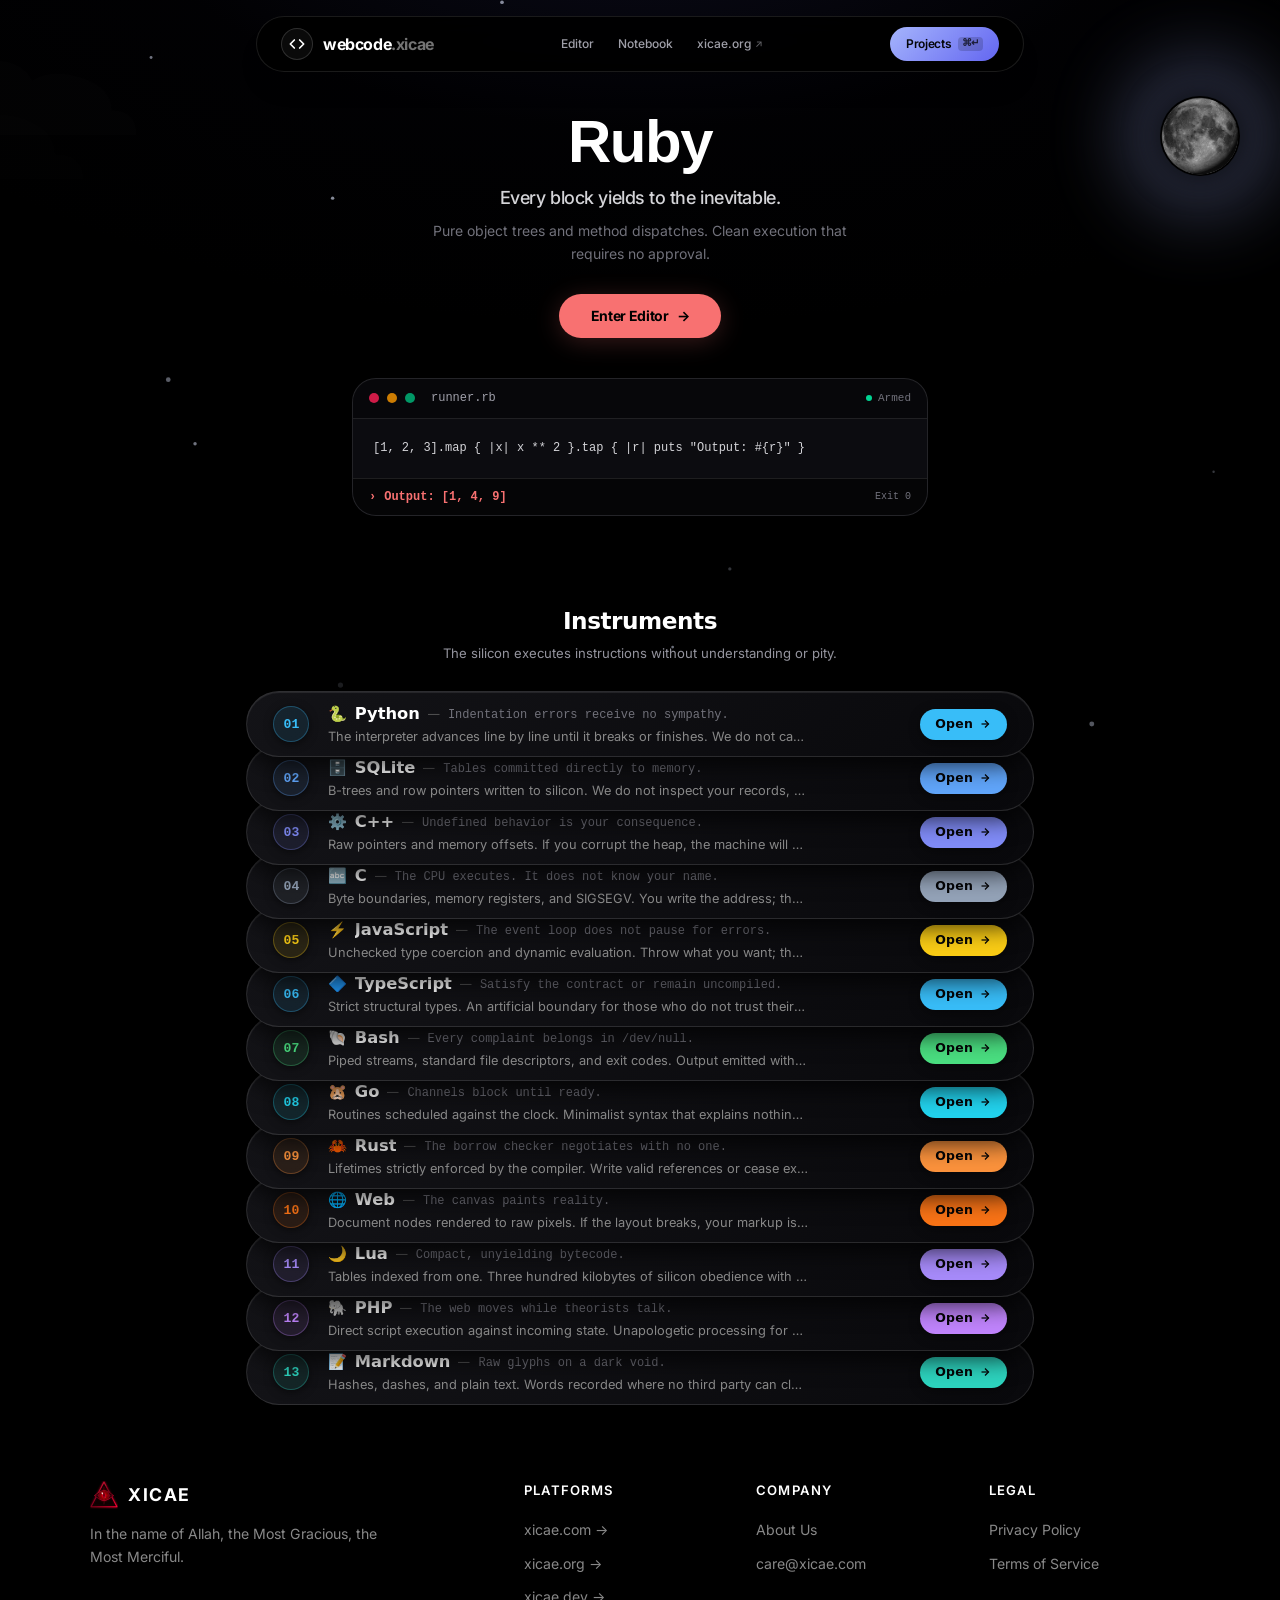
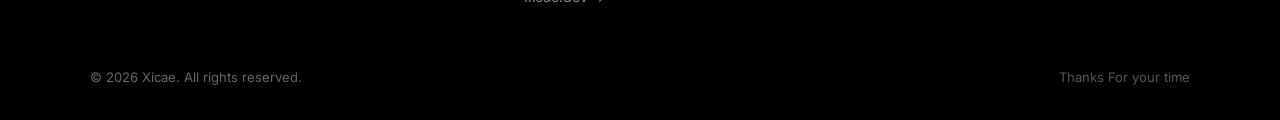
<file: index.html>
<!DOCTYPE html><html lang="en" class="dark"><head><meta charset="UTF-8"><meta name="viewport" content="width=device-width, initial-scale=1.0, interactive-widget=resizes-content"><link rel="icon" type="image/svg+xml" href="/favicon.svg"><link rel="apple-touch-icon" href="/apple-touch-icon.png"><link rel="manifest" href="/manifest.json"><meta name="theme-color" content="#000000"><meta name="color-scheme" content="dark"><link rel="canonical" href="https://ruby.xicae.dev/"><!-- Google Site Verification & Search Engine Directives --><meta name="google-site-verification" content="MqQHyilcFbIKvO7rDTBik4ATEg0v3QpHiaigQf0tq5s"><meta name="robots" content="index, follow, max-image-preview:large, max-snippet:-1, max-video-preview:-1"><!-- Instant Theme & Season Hydration --><script>(function(){const forceTheme = "dark";

      try {
        if (forceTheme === 'light') {
          document.documentElement.classList.remove('dark');
          document.documentElement.classList.add('light');
        } else if (forceTheme === 'dark') {
          document.documentElement.classList.remove('light');
          document.documentElement.classList.add('dark');
        } else {
          const match = document.cookie.match(/(?:^|; )webcode_theme=([^;]*)/);
          const cookieTheme = match ? decodeURIComponent(match[1]) : null;
          const localTheme = localStorage.getItem('webcode_theme');
          const theme = cookieTheme || localTheme || 'dark';
          if (theme === 'light') {
            document.documentElement.classList.remove('dark');
            document.documentElement.classList.add('light');
          } else {
            document.documentElement.classList.remove('light');
            document.documentElement.classList.add('dark');
          }
        }

        const savedSeason = localStorage.getItem('webcode_season') || 'full';
        document.documentElement.dataset.season = savedSeason;

        const isOled = localStorage.getItem('webcode_oled_mode') === 'true';
        if (isOled) {
          document.documentElement.dataset.oled = 'true';
          document.documentElement.classList.add('oled-mode');
        }
      } catch (e) {}
    })();</script><!-- SEO Meta Tags --><title>Ruby — Every block yields to the inevitable.</title><meta name="title" content="Ruby — Every block yields to the inevitable."><meta name="description" content="Pure object trees and method dispatches. Clean execution that requires no approval."><meta name="keywords" content="code editor, online compiler, python 3.12 editor, sqlite online, javascript playground, c++ online, webcode"><meta name="author" content="Xicae"><!-- Open Graph / Facebook --><meta property="og:type" content="website"><meta property="og:url" content="https://ruby.xicae.dev/"><meta property="og:title" content="Ruby — Every block yields to the inevitable."><meta property="og:description" content="Pure object trees and method dispatches. Clean execution that requires no approval."><meta property="og:image" content="https://webcode.xicae.dev/og-image.jpg"><meta property="og:image:width" content="1200"><meta property="og:image:height" content="630"><meta property="og:image:alt" content="WebCode Code Editor"><meta property="og:site_name" content="WebCode • Modern Code Editor"><meta property="og:locale" content="en_US"><!-- Twitter Card --><meta property="twitter:card" content="summary_large_image"><meta property="twitter:url" content="https://ruby.xicae.dev/"><meta property="twitter:title" content="Ruby — Every block yields to the inevitable."><meta property="twitter:description" content="Pure object trees and method dispatches. Clean execution that requires no approval."><meta property="twitter:image" content="https://webcode.xicae.dev/og-image.jpg"><!-- Organization Structured Data --><script type="application/ld+json">{"@context":"https://schema.org","@type":"Organization","@id":"https://xicae.org/#organization","name":"Xicae","url":"https://xicae.org","logo":"https://webcode.xicae.dev/favicon.svg"}</script><!-- Fonts: JetBrains Mono & Inter --><link rel="dns-prefetch" href="https://fonts.googleapis.com"><link rel="dns-prefetch" href="https://fonts.gstatic.com"><link rel="preconnect" href="https://fonts.googleapis.com"><link rel="preconnect" href="https://fonts.gstatic.com" crossorigin><link rel="preload" href="https://fonts.googleapis.com/css2?family=Inter:wght@400;500;600;700&family=JetBrains+Mono:wght@400;500;600&display=swap" as="style" onload="this.onload=null;this.rel='stylesheet'"><noscript><link href="https://fonts.googleapis.com/css2?family=Inter:wght@400;500;600;700&family=JetBrains+Mono:wght@400;500;600&display=swap" rel="stylesheet"></noscript><!-- Ecosystem Backend Cross-Links --><link rel="related" href="https://xicae.dev/"><link rel="related" href="https://miqat.xicae.dev/"><link rel="related" href="https://compress.xicae.dev/"><link rel="related" href="https://webcode.xicae.dev/"><link rel="related" href="https://weboffice.xicae.dev/"><link rel="related" href="https://stylus.xicae.dev/"><link rel="related" href="https://webdrop.xicae.dev/"><link rel="related" href="https://api.xicae.dev/"><link rel="stylesheet" href="/_astro/ideList.DFqA6fXV.css"><link rel="stylesheet" href="/_astro/index.DRVsSvp6.css"></head><body class="bg-[#000000] text-[#ffffff] antialiased selection:bg-white/20 selection:text-white min-h-screen flex flex-col font-['Inter',-apple-system,BlinkMacSystemFont,sans-serif] overflow-x-hidden"><div id="spatial-page-root" class="w-full flex-1 flex flex-col"><script type="application/ld+json">{"@context":"https://schema.org","@graph":[{"@type":"SoftwareApplication","name":"Ruby — Xicae","applicationCategory":"DeveloperApplication","operatingSystem":"Web Browser","offers":{"@type":"Offer","price":"0","priceCurrency":"USD"},"description":"Pure object trees and method dispatches. Clean execution that requires no approval."}]}</script><!-- Background Landscape Layer (z-0) --><div id="landscape-root" class="fixed inset-0 pointer-events-none z-0 overflow-hidden select-none transition-colors duration-1000" data-astro-cid-alc7umym><!-- Canvas Overlay for Stars, Rain, Blood Embers, Fog Motifs --><canvas id="weather-fx-canvas" class="absolute inset-0 w-full h-full pointer-events-none z-10" data-astro-cid-alc7umym></canvas><!-- Lightning Flash Overlay for Thunderstorms --><div id="lightning-flash-overlay" class="absolute inset-0 bg-white/20 pointer-events-none z-20 opacity-0 transition-opacity duration-75" data-astro-cid-alc7umym></div><!-- Drifting Eerie Fog & Cloud Wisps --><div class="cloud-layer absolute inset-0 z-0 overflow-hidden pointer-events-none opacity-20 transition-opacity duration-1000" data-astro-cid-alc7umym><svg class="cloud cloud-1 absolute top-8 sm:top-12 -left-40 w-72 sm:w-96 h-28 text-white/[0.04]" viewBox="0 0 100 45" fill="currentColor" data-astro-cid-alc7umym><path d="M15,35 Q5,35 5,22 Q5,12 18,12 Q22,5 34,5 Q46,5 50,13 Q58,8 70,12 Q82,16 82,25 Q92,25 92,35 Z" data-astro-cid-alc7umym></path></svg><svg class="cloud cloud-2 absolute top-14 sm:top-20 -left-64 w-80 sm:w-[480px] h-32 text-white/[0.02]" viewBox="0 0 100 45" fill="currentColor" data-astro-cid-alc7umym><path d="M20,35 Q10,35 10,25 Q10,15 22,15 Q25,8 35,8 Q45,8 48,15 Q55,10 65,14 Q75,18 75,26 Q85,26 85,35 Z" data-astro-cid-alc7umym></path></svg></div><!-- Deep Horizon Grounding Fade --><div class="absolute bottom-0 inset-x-0 h-44 bg-gradient-to-t from-black via-black/50 to-transparent pointer-events-none" data-astro-cid-alc7umym></div></div><!-- Majestic Celestial Moon (Top Right in Sky, merged in background layer) --><div id="landscape-sun-container" class="absolute top-20 right-4 sm:top-24 sm:right-10 z-30 pointer-events-auto flex flex-col items-center select-none cursor-pointer" data-astro-cid-alc7umym><button id="landscape-sun-btn" type="button" onclick="window.cycleWeather ? window.cycleWeather() : null" class="relative group w-14 h-14 sm:w-16 sm:h-16 md:w-20 md:h-20 rounded-full flex items-center justify-center cursor-pointer hover:scale-105 active:scale-95 transition-all duration-300 pointer-events-auto" aria-label="Cycle Moon Phase" data-astro-cid-alc7umym><!-- Deep Atmospheric Corona Bloom --><div id="moon-corona-glow" class="absolute -inset-5 sm:-inset-7 md:-inset-9 rounded-full opacity-70 blur-2xl transition-all duration-1000 pointer-events-none" style="background: var(--season-corona, rgba(165, 180, 252, 0.45));" data-astro-cid-alc7umym></div><!-- Spherical Moon Body with Photorealistic Lunar Photography Texture --><div id="lunar-moon-disc" class="relative w-full h-full rounded-full overflow-hidden shadow-[0_0_35px_rgba(0,0,0,0.95)] transition-all duration-700 pointer-events-none flex items-center justify-center bg-black" data-astro-cid-alc7umym><svg viewBox="0 0 100 100" class="w-full h-full" fill="none" xmlns="http://www.w3.org/2000/svg" data-astro-cid-alc7umym><defs data-astro-cid-alc7umym><!-- Blood Moon Shader (Real Observatory Eclipse Spectrum) --><filter id="bloodMoonFilter" color-interpolation-filters="sRGB" data-astro-cid-alc7umym><feColorMatrix type="matrix" values="
              1.45  0.02  0.00  0  0.18
              0.05  0.12  0.00  0  0.01
              0.02  0.02  0.08  0  0.01
              0.00  0.00  0.00  1  0
            " data-astro-cid-alc7umym></feColorMatrix><feComponentTransfer data-astro-cid-alc7umym><feFuncR type="linear" slope="1.3" intercept="-0.06" data-astro-cid-alc7umym></feFuncR><feFuncG type="linear" slope="0.3" intercept="0" data-astro-cid-alc7umym></feFuncG><feFuncB type="linear" slope="0.2" intercept="0" data-astro-cid-alc7umym></feFuncB></feComponentTransfer></filter><!-- Solar Coronal Eclipse Ring --><radialGradient id="solarCoronaGrad" cx="50%" cy="50%" r="50%" data-astro-cid-alc7umym><stop offset="76%" stop-color="#000000" stop-opacity="0" data-astro-cid-alc7umym></stop><stop offset="88%" stop-color="#f59e0b" stop-opacity="0.9" data-astro-cid-alc7umym></stop><stop offset="100%" stop-color="#ef4444" stop-opacity="1" data-astro-cid-alc7umym></stop></radialGradient><!-- 3D Volumetric Limb Darkening Gradient --><radialGradient id="lunarLimbDarkening" cx="35%" cy="32%" r="68%" data-astro-cid-alc7umym><stop offset="0%" stop-color="#ffffff" stop-opacity="0.08" data-astro-cid-alc7umym></stop><stop offset="65%" stop-color="#000000" stop-opacity="0" data-astro-cid-alc7umym></stop><stop offset="92%" stop-color="#000000" stop-opacity="0.55" data-astro-cid-alc7umym></stop><stop offset="100%" stop-color="#000000" stop-opacity="0.92" data-astro-cid-alc7umym></stop></radialGradient><!-- Sphere Clip --><clipPath id="lunarSphereClip" data-astro-cid-alc7umym><circle cx="50" cy="50" r="48" data-astro-cid-alc7umym></circle></clipPath></defs><!-- Photorealistic Lunar Surface --><g clip-path="url(#lunarSphereClip)" data-astro-cid-alc7umym><image id="moon-photoreal-img" href="/moon-photoreal.webp" x="2" y="2" width="96" height="96" preserveAspectRatio="xMidYMid slice" class="transition-all duration-1000" data-astro-cid-alc7umym></image><!-- Volumetric 3D Curvature --><circle cx="50" cy="50" r="48" fill="url(#lunarLimbDarkening)" class="pointer-events-none transition-all duration-1000" data-astro-cid-alc7umym></circle><!-- Dynamic Phase Terminator Shadow --><path id="moon-phase-shadow" d="M50,2 A48,48 0 0,1 50,98 A0,48 0 0,0 50,2 Z" fill="#000000" fill-opacity="0.9" class="transition-all duration-1000" data-astro-cid-alc7umym></path><!-- Solar Coronal Ring (For Eclipse event) --><circle id="moon-coronal-ring" cx="50" cy="50" r="48" fill="url(#solarCoronaGrad)" class="opacity-0 transition-opacity duration-1000 pointer-events-none" data-astro-cid-alc7umym></circle></g></svg></div></button></div><script type="module" src="/_astro/CuteLandscape.astro_astro_type_script_index_0_lang.CuLUFbrE.js"></script><header class="fixed top-3 sm:top-4 left-0 right-0 z-40 px-3 sm:px-6 pointer-events-none" data-astro-cid-p5hdyzlj><div class="max-w-3xl mx-auto" data-astro-cid-p5hdyzlj><nav class="pointer-events-auto w-full h-[52px] sm:h-[56px] rounded-full border border-white/10 bg-black/90 backdrop-blur-xl px-4 sm:px-6 flex items-center justify-between shadow-xl" data-astro-cid-p5hdyzlj><!-- Brand Logo --><a href="/webcode" class="flex items-center gap-2.5 group shrink-0" title="WebCode IDE" data-astro-cid-p5hdyzlj><div class="w-8 h-8 rounded-full bg-white/[0.04] border border-white/15 flex items-center justify-center text-white group-hover:border-white/40 transition-all" data-astro-cid-p5hdyzlj><svg class="w-4 h-4 text-white" viewBox="0 0 24 24" fill="none" stroke="currentColor" stroke-width="2.5" stroke-linecap="round" stroke-linejoin="round" data-astro-cid-p5hdyzlj><polyline points="16 18 22 12 16 6" data-astro-cid-p5hdyzlj></polyline><polyline points="8 6 2 12 8 18" data-astro-cid-p5hdyzlj></polyline></svg></div><div class="flex items-center gap-1.5" data-astro-cid-p5hdyzlj><span class="font-bold text-sm sm:text-base tracking-tight text-white" data-astro-cid-p5hdyzlj>webcode<span class="text-neutral-500" data-astro-cid-p5hdyzlj>.xicae</span></span></div></a><!-- Navigation Anchors --><div class="hidden md:flex items-center gap-6 text-xs font-medium text-zinc-400" data-astro-cid-p5hdyzlj><a href="/webcode/editor/" class="hover:text-white transition-colors" data-astro-cid-p5hdyzlj>Editor</a><a href="/webcode/editor/?mode=notebook" class="hover:text-white transition-colors" data-astro-cid-p5hdyzlj>Notebook</a><a href="https://xicae.org" target="_blank" rel="noopener noreferrer" class="hover:text-white transition-colors flex items-center gap-1" data-astro-cid-p5hdyzlj><span data-astro-cid-p5hdyzlj>xicae.org</span><span class="text-[10px] opacity-60" data-astro-cid-p5hdyzlj>↗</span></a></div><!-- Projects Action --><div class="flex items-center gap-2 shrink-0" data-astro-cid-p5hdyzlj><a id="navbar-studio-btn" href="/webcode/projects/" class="season-btn h-8 sm:h-8.5 px-3.5 sm:px-4 rounded-full active:scale-95 text-xs font-semibold tracking-tight flex items-center gap-1.5 transition-all cursor-pointer" title="Workspace Projects" data-astro-cid-p5hdyzlj><span class="whitespace-nowrap" data-astro-cid-p5hdyzlj>Projects</span><span class="hidden sm:inline-block font-mono text-[10px] opacity-80 px-1 py-0.2 rounded bg-black/20" data-astro-cid-p5hdyzlj>⌘↵</span></a></div></nav></div></header><main class="relative z-10 w-full flex flex-col items-center overflow-x-hidden min-h-[calc(100vh-140px)]"><section class="relative z-10 pt-24 sm:pt-28 pb-12 px-4 sm:px-6 lg:px-8 max-w-4xl mx-auto w-full select-none"><!-- Intro Header --><div class="relative z-10 flex flex-col items-center text-center max-w-2xl mx-auto mb-10"><!-- Main Headline --><h1 class="text-3xl sm:text-5xl lg:text-6xl font-extrabold tracking-tight text-white mb-3 font-sans">Ruby</h1><!-- Cold Headline --><p class="text-base sm:text-lg font-medium text-zinc-300 max-w-lg mx-auto mb-2 tracking-tight">Every block yields to the inevitable.</p><!-- Plain Description --><p class="text-xs sm:text-sm text-zinc-500 max-w-md mx-auto mb-7 leading-relaxed">Pure object trees and method dispatches. Clean execution that requires no approval.</p><!-- Call to Action --><div class="flex items-center justify-center"><a id="hero-editor-btn" href="/editor/" data-astro-prefetch="hover" class="h-11 px-8 rounded-full text-black hover:opacity-95 active:scale-95 text-xs sm:text-sm font-bold tracking-tight flex items-center gap-2 transition-all cursor-pointer shadow-lg" style="background: #F87171; box-shadow: 0 4px 24px rgba(248, 113, 113, 0.22);"><span>Enter Editor</span><span class="text-sm">→</span></a></div></div><!-- Code Sandbox Capsule --><div class="max-w-xl mx-auto rounded-3xl border border-white/10 overflow-hidden text-left bg-[#0c0c10] shadow-2xl"><!-- Window Bar --><div class="h-10 px-4 border-b border-white/10 flex items-center justify-between bg-black/40"><div class="flex items-center gap-2"><div class="w-2.5 h-2.5 rounded-full bg-rose-500/80"></div><div class="w-2.5 h-2.5 rounded-full bg-amber-500/80"></div><div class="w-2.5 h-2.5 rounded-full bg-emerald-500/80"></div><span class="font-mono text-xs font-medium ml-2 text-zinc-400">runner.rb</span></div><div class="flex items-center gap-1.5 text-[11px] font-mono text-zinc-500"><span class="w-1.5 h-1.5 rounded-full bg-emerald-400"></span><span>Armed</span></div></div><!-- Code Content --><pre class="p-4 sm:p-5 font-mono text-xs leading-relaxed text-zinc-300 overflow-x-auto whitespace-pre-wrap">[1, 2, 3].map { |x| x ** 2 }.tap { |r| puts &quot;Output: #{r}&quot; }</pre><!-- Output Footer --><div class="px-4 py-2.5 border-t border-white/10 font-mono text-xs flex items-center justify-between bg-black/60"><div class="font-semibold flex items-center gap-2" style="color: #F87171;"><span>›</span><span>Output: [1, 4, 9]</span></div><span class="text-[10px] font-mono text-zinc-500">Exit 0</span></div></div></section><script type="module">window.addEventListener(`keydown`,e=>{if((e.metaKey||e.ctrlKey)&&e.key===`Enter`){let e=document.getElementById(`hero-editor-btn`);e&&e.click()}});</script><div class="pills-deck-container" data-astro-cid-v4u5d5kq><!-- Section Title --><div class="deck-header" data-astro-cid-v4u5d5kq><h2 class="deck-title" data-astro-cid-v4u5d5kq>Instruments</h2><p class="deck-subtitle" data-astro-cid-v4u5d5kq>The silicon executes instructions without understanding or pity.</p></div><!-- Stacked Pill Deck Architecture --><div class="module-pills-stack" data-astro-cid-v4u5d5kq><a href="https://python.xicae.dev" data-local-url="/python" class="tool-stack-pill ide-stack-pill" data-id="python" data-category="runtime" data-text="python runtime indentation errors receive no sympathy. the interpreter advances line by line until it breaks or finishes. we do not care what you calculate." style="--tool-accent: #38BDF8; --tool-glow: rgba(56, 189, 248, 0.22); z-index: 30;" data-astro-prefetch="hover" data-astro-cid-v4u5d5kq><!-- Left: Number Badge + Details --><div class="pill-left-group" data-astro-cid-v4u5d5kq><span class="pill-index-badge" style="color: #38BDF8; border-color: rgba(56, 189, 248, 0.3); background: rgba(56, 189, 248, 0.1);" data-astro-cid-v4u5d5kq>01</span><div class="pill-text-group" data-astro-cid-v4u5d5kq><div class="pill-title-row" data-astro-cid-v4u5d5kq><span class="pill-icon" data-astro-cid-v4u5d5kq>🐍</span><h3 class="pill-item-title" data-astro-cid-v4u5d5kq>Python</h3><span class="pill-headline-sep" data-astro-cid-v4u5d5kq>—</span><span class="pill-headline-text" data-astro-cid-v4u5d5kq>Indentation errors receive no sympathy.</span></div><p class="pill-item-desc" data-astro-cid-v4u5d5kq>The interpreter advances line by line until it breaks or finishes. We do not care what you calculate.</p></div></div><!-- Right: Launch Button --><div class="pill-right-group" data-astro-cid-v4u5d5kq><span class="pill-action-btn" style="background: #38BDF8;" data-astro-cid-v4u5d5kq><span data-astro-cid-v4u5d5kq>Open</span><svg width="12" height="12" viewBox="0 0 24 24" fill="none" stroke="currentColor" stroke-width="2.5" data-astro-cid-v4u5d5kq><line x1="5" y1="12" x2="19" y2="12" data-astro-cid-v4u5d5kq></line><polyline points="12 5 19 12 12 19" data-astro-cid-v4u5d5kq></polyline></svg></span></div></a><a href="https://sqlite.xicae.dev" data-local-url="/sqlite" class="tool-stack-pill ide-stack-pill" data-id="sqlite" data-category="runtime" data-text="sqlite runtime tables committed directly to memory. b-trees and row pointers written to silicon. we do not inspect your records, and we do not store your queries." style="--tool-accent: #60A5FA; --tool-glow: rgba(96, 165, 250, 0.22); z-index: 29;" data-astro-prefetch="hover" data-astro-cid-v4u5d5kq><!-- Left: Number Badge + Details --><div class="pill-left-group" data-astro-cid-v4u5d5kq><span class="pill-index-badge" style="color: #60A5FA; border-color: rgba(96, 165, 250, 0.3); background: rgba(96, 165, 250, 0.1);" data-astro-cid-v4u5d5kq>02</span><div class="pill-text-group" data-astro-cid-v4u5d5kq><div class="pill-title-row" data-astro-cid-v4u5d5kq><span class="pill-icon" data-astro-cid-v4u5d5kq>🗄️</span><h3 class="pill-item-title" data-astro-cid-v4u5d5kq>SQLite</h3><span class="pill-headline-sep" data-astro-cid-v4u5d5kq>—</span><span class="pill-headline-text" data-astro-cid-v4u5d5kq>Tables committed directly to memory.</span></div><p class="pill-item-desc" data-astro-cid-v4u5d5kq>B-trees and row pointers written to silicon. We do not inspect your records, and we do not store your queries.</p></div></div><!-- Right: Launch Button --><div class="pill-right-group" data-astro-cid-v4u5d5kq><span class="pill-action-btn" style="background: #60A5FA;" data-astro-cid-v4u5d5kq><span data-astro-cid-v4u5d5kq>Open</span><svg width="12" height="12" viewBox="0 0 24 24" fill="none" stroke="currentColor" stroke-width="2.5" data-astro-cid-v4u5d5kq><line x1="5" y1="12" x2="19" y2="12" data-astro-cid-v4u5d5kq></line><polyline points="12 5 19 12 12 19" data-astro-cid-v4u5d5kq></polyline></svg></span></div></a><a href="https://cpp.xicae.dev" data-local-url="/cpp" class="tool-stack-pill ide-stack-pill" data-id="cpp" data-category="runtime" data-text="c++ runtime undefined behavior is your consequence. raw pointers and memory offsets. if you corrupt the heap, the machine will crash without warning." style="--tool-accent: #818CF8; --tool-glow: rgba(129, 140, 248, 0.22); z-index: 28;" data-astro-prefetch="hover" data-astro-cid-v4u5d5kq><!-- Left: Number Badge + Details --><div class="pill-left-group" data-astro-cid-v4u5d5kq><span class="pill-index-badge" style="color: #818CF8; border-color: rgba(129, 140, 248, 0.3); background: rgba(129, 140, 248, 0.1);" data-astro-cid-v4u5d5kq>03</span><div class="pill-text-group" data-astro-cid-v4u5d5kq><div class="pill-title-row" data-astro-cid-v4u5d5kq><span class="pill-icon" data-astro-cid-v4u5d5kq>⚙️</span><h3 class="pill-item-title" data-astro-cid-v4u5d5kq>C++</h3><span class="pill-headline-sep" data-astro-cid-v4u5d5kq>—</span><span class="pill-headline-text" data-astro-cid-v4u5d5kq>Undefined behavior is your consequence.</span></div><p class="pill-item-desc" data-astro-cid-v4u5d5kq>Raw pointers and memory offsets. If you corrupt the heap, the machine will crash without warning.</p></div></div><!-- Right: Launch Button --><div class="pill-right-group" data-astro-cid-v4u5d5kq><span class="pill-action-btn" style="background: #818CF8;" data-astro-cid-v4u5d5kq><span data-astro-cid-v4u5d5kq>Open</span><svg width="12" height="12" viewBox="0 0 24 24" fill="none" stroke="currentColor" stroke-width="2.5" data-astro-cid-v4u5d5kq><line x1="5" y1="12" x2="19" y2="12" data-astro-cid-v4u5d5kq></line><polyline points="12 5 19 12 12 19" data-astro-cid-v4u5d5kq></polyline></svg></span></div></a><a href="https://c.xicae.dev" data-local-url="/c" class="tool-stack-pill ide-stack-pill" data-id="c" data-category="runtime" data-text="c runtime the cpu executes. it does not know your name. byte boundaries, memory registers, and sigsegv. you write the address; the hardware obeys." style="--tool-accent: #94A3B8; --tool-glow: rgba(148, 163, 184, 0.22); z-index: 27;" data-astro-prefetch="hover" data-astro-cid-v4u5d5kq><!-- Left: Number Badge + Details --><div class="pill-left-group" data-astro-cid-v4u5d5kq><span class="pill-index-badge" style="color: #94A3B8; border-color: rgba(148, 163, 184, 0.3); background: rgba(148, 163, 184, 0.1);" data-astro-cid-v4u5d5kq>04</span><div class="pill-text-group" data-astro-cid-v4u5d5kq><div class="pill-title-row" data-astro-cid-v4u5d5kq><span class="pill-icon" data-astro-cid-v4u5d5kq>🔤</span><h3 class="pill-item-title" data-astro-cid-v4u5d5kq>C</h3><span class="pill-headline-sep" data-astro-cid-v4u5d5kq>—</span><span class="pill-headline-text" data-astro-cid-v4u5d5kq>The CPU executes. It does not know your name.</span></div><p class="pill-item-desc" data-astro-cid-v4u5d5kq>Byte boundaries, memory registers, and SIGSEGV. You write the address; the hardware obeys.</p></div></div><!-- Right: Launch Button --><div class="pill-right-group" data-astro-cid-v4u5d5kq><span class="pill-action-btn" style="background: #94A3B8;" data-astro-cid-v4u5d5kq><span data-astro-cid-v4u5d5kq>Open</span><svg width="12" height="12" viewBox="0 0 24 24" fill="none" stroke="currentColor" stroke-width="2.5" data-astro-cid-v4u5d5kq><line x1="5" y1="12" x2="19" y2="12" data-astro-cid-v4u5d5kq></line><polyline points="12 5 19 12 12 19" data-astro-cid-v4u5d5kq></polyline></svg></span></div></a><a href="https://javascript.xicae.dev" data-local-url="/javascript" class="tool-stack-pill ide-stack-pill" data-id="javascript" data-category="runtime" data-text="javascript runtime the event loop does not pause for errors. unchecked type coercion and dynamic evaluation. throw what you want; the engine consumes it." style="--tool-accent: #FACC15; --tool-glow: rgba(250, 204, 21, 0.22); z-index: 26;" data-astro-prefetch="hover" data-astro-cid-v4u5d5kq><!-- Left: Number Badge + Details --><div class="pill-left-group" data-astro-cid-v4u5d5kq><span class="pill-index-badge" style="color: #FACC15; border-color: rgba(250, 204, 21, 0.3); background: rgba(250, 204, 21, 0.1);" data-astro-cid-v4u5d5kq>05</span><div class="pill-text-group" data-astro-cid-v4u5d5kq><div class="pill-title-row" data-astro-cid-v4u5d5kq><span class="pill-icon" data-astro-cid-v4u5d5kq>⚡</span><h3 class="pill-item-title" data-astro-cid-v4u5d5kq>JavaScript</h3><span class="pill-headline-sep" data-astro-cid-v4u5d5kq>—</span><span class="pill-headline-text" data-astro-cid-v4u5d5kq>The event loop does not pause for errors.</span></div><p class="pill-item-desc" data-astro-cid-v4u5d5kq>Unchecked type coercion and dynamic evaluation. Throw what you want; the engine consumes it.</p></div></div><!-- Right: Launch Button --><div class="pill-right-group" data-astro-cid-v4u5d5kq><span class="pill-action-btn" style="background: #FACC15;" data-astro-cid-v4u5d5kq><span data-astro-cid-v4u5d5kq>Open</span><svg width="12" height="12" viewBox="0 0 24 24" fill="none" stroke="currentColor" stroke-width="2.5" data-astro-cid-v4u5d5kq><line x1="5" y1="12" x2="19" y2="12" data-astro-cid-v4u5d5kq></line><polyline points="12 5 19 12 12 19" data-astro-cid-v4u5d5kq></polyline></svg></span></div></a><a href="https://typescript.xicae.dev" data-local-url="/typescript" class="tool-stack-pill ide-stack-pill" data-id="typescript" data-category="runtime" data-text="typescript runtime satisfy the contract or remain uncompiled. strict structural types. an artificial boundary for those who do not trust their own logic." style="--tool-accent: #38BDF8; --tool-glow: rgba(56, 189, 248, 0.22); z-index: 25;" data-astro-prefetch="hover" data-astro-cid-v4u5d5kq><!-- Left: Number Badge + Details --><div class="pill-left-group" data-astro-cid-v4u5d5kq><span class="pill-index-badge" style="color: #38BDF8; border-color: rgba(56, 189, 248, 0.3); background: rgba(56, 189, 248, 0.1);" data-astro-cid-v4u5d5kq>06</span><div class="pill-text-group" data-astro-cid-v4u5d5kq><div class="pill-title-row" data-astro-cid-v4u5d5kq><span class="pill-icon" data-astro-cid-v4u5d5kq>🔷</span><h3 class="pill-item-title" data-astro-cid-v4u5d5kq>TypeScript</h3><span class="pill-headline-sep" data-astro-cid-v4u5d5kq>—</span><span class="pill-headline-text" data-astro-cid-v4u5d5kq>Satisfy the contract or remain uncompiled.</span></div><p class="pill-item-desc" data-astro-cid-v4u5d5kq>Strict structural types. An artificial boundary for those who do not trust their own logic.</p></div></div><!-- Right: Launch Button --><div class="pill-right-group" data-astro-cid-v4u5d5kq><span class="pill-action-btn" style="background: #38BDF8;" data-astro-cid-v4u5d5kq><span data-astro-cid-v4u5d5kq>Open</span><svg width="12" height="12" viewBox="0 0 24 24" fill="none" stroke="currentColor" stroke-width="2.5" data-astro-cid-v4u5d5kq><line x1="5" y1="12" x2="19" y2="12" data-astro-cid-v4u5d5kq></line><polyline points="12 5 19 12 12 19" data-astro-cid-v4u5d5kq></polyline></svg></span></div></a><a href="https://bash.xicae.dev" data-local-url="/bash" class="tool-stack-pill ide-stack-pill" data-id="bash" data-category="runtime" data-text="bash runtime every complaint belongs in /dev/null. piped streams, standard file descriptors, and exit codes. output emitted without conversation." style="--tool-accent: #4ADE80; --tool-glow: rgba(74, 222, 128, 0.22); z-index: 24;" data-astro-prefetch="hover" data-astro-cid-v4u5d5kq><!-- Left: Number Badge + Details --><div class="pill-left-group" data-astro-cid-v4u5d5kq><span class="pill-index-badge" style="color: #4ADE80; border-color: rgba(74, 222, 128, 0.3); background: rgba(74, 222, 128, 0.1);" data-astro-cid-v4u5d5kq>07</span><div class="pill-text-group" data-astro-cid-v4u5d5kq><div class="pill-title-row" data-astro-cid-v4u5d5kq><span class="pill-icon" data-astro-cid-v4u5d5kq>🐚</span><h3 class="pill-item-title" data-astro-cid-v4u5d5kq>Bash</h3><span class="pill-headline-sep" data-astro-cid-v4u5d5kq>—</span><span class="pill-headline-text" data-astro-cid-v4u5d5kq>Every complaint belongs in /dev/null.</span></div><p class="pill-item-desc" data-astro-cid-v4u5d5kq>Piped streams, standard file descriptors, and exit codes. Output emitted without conversation.</p></div></div><!-- Right: Launch Button --><div class="pill-right-group" data-astro-cid-v4u5d5kq><span class="pill-action-btn" style="background: #4ADE80;" data-astro-cid-v4u5d5kq><span data-astro-cid-v4u5d5kq>Open</span><svg width="12" height="12" viewBox="0 0 24 24" fill="none" stroke="currentColor" stroke-width="2.5" data-astro-cid-v4u5d5kq><line x1="5" y1="12" x2="19" y2="12" data-astro-cid-v4u5d5kq></line><polyline points="12 5 19 12 12 19" data-astro-cid-v4u5d5kq></polyline></svg></span></div></a><a href="https://go.xicae.dev" data-local-url="/go" class="tool-stack-pill ide-stack-pill" data-id="go" data-category="runtime" data-text="go runtime channels block until ready. routines scheduled against the clock. minimalist syntax that explains nothing to observers." style="--tool-accent: #22D3EE; --tool-glow: rgba(34, 211, 238, 0.22); z-index: 23;" data-astro-prefetch="hover" data-astro-cid-v4u5d5kq><!-- Left: Number Badge + Details --><div class="pill-left-group" data-astro-cid-v4u5d5kq><span class="pill-index-badge" style="color: #22D3EE; border-color: rgba(34, 211, 238, 0.3); background: rgba(34, 211, 238, 0.1);" data-astro-cid-v4u5d5kq>08</span><div class="pill-text-group" data-astro-cid-v4u5d5kq><div class="pill-title-row" data-astro-cid-v4u5d5kq><span class="pill-icon" data-astro-cid-v4u5d5kq>🐹</span><h3 class="pill-item-title" data-astro-cid-v4u5d5kq>Go</h3><span class="pill-headline-sep" data-astro-cid-v4u5d5kq>—</span><span class="pill-headline-text" data-astro-cid-v4u5d5kq>Channels block until ready.</span></div><p class="pill-item-desc" data-astro-cid-v4u5d5kq>Routines scheduled against the clock. Minimalist syntax that explains nothing to observers.</p></div></div><!-- Right: Launch Button --><div class="pill-right-group" data-astro-cid-v4u5d5kq><span class="pill-action-btn" style="background: #22D3EE;" data-astro-cid-v4u5d5kq><span data-astro-cid-v4u5d5kq>Open</span><svg width="12" height="12" viewBox="0 0 24 24" fill="none" stroke="currentColor" stroke-width="2.5" data-astro-cid-v4u5d5kq><line x1="5" y1="12" x2="19" y2="12" data-astro-cid-v4u5d5kq></line><polyline points="12 5 19 12 12 19" data-astro-cid-v4u5d5kq></polyline></svg></span></div></a><a href="https://rust.xicae.dev" data-local-url="/rust" class="tool-stack-pill ide-stack-pill" data-id="rust" data-category="runtime" data-text="rust runtime the borrow checker negotiates with no one. lifetimes strictly enforced by the compiler. write valid references or cease execution." style="--tool-accent: #FB923C; --tool-glow: rgba(251, 146, 60, 0.22); z-index: 22;" data-astro-prefetch="hover" data-astro-cid-v4u5d5kq><!-- Left: Number Badge + Details --><div class="pill-left-group" data-astro-cid-v4u5d5kq><span class="pill-index-badge" style="color: #FB923C; border-color: rgba(251, 146, 60, 0.3); background: rgba(251, 146, 60, 0.1);" data-astro-cid-v4u5d5kq>09</span><div class="pill-text-group" data-astro-cid-v4u5d5kq><div class="pill-title-row" data-astro-cid-v4u5d5kq><span class="pill-icon" data-astro-cid-v4u5d5kq>🦀</span><h3 class="pill-item-title" data-astro-cid-v4u5d5kq>Rust</h3><span class="pill-headline-sep" data-astro-cid-v4u5d5kq>—</span><span class="pill-headline-text" data-astro-cid-v4u5d5kq>The borrow checker negotiates with no one.</span></div><p class="pill-item-desc" data-astro-cid-v4u5d5kq>Lifetimes strictly enforced by the compiler. Write valid references or cease execution.</p></div></div><!-- Right: Launch Button --><div class="pill-right-group" data-astro-cid-v4u5d5kq><span class="pill-action-btn" style="background: #FB923C;" data-astro-cid-v4u5d5kq><span data-astro-cid-v4u5d5kq>Open</span><svg width="12" height="12" viewBox="0 0 24 24" fill="none" stroke="currentColor" stroke-width="2.5" data-astro-cid-v4u5d5kq><line x1="5" y1="12" x2="19" y2="12" data-astro-cid-v4u5d5kq></line><polyline points="12 5 19 12 12 19" data-astro-cid-v4u5d5kq></polyline></svg></span></div></a><a href="https://html.xicae.dev" data-local-url="/html" class="tool-stack-pill ide-stack-pill" data-id="html" data-category="runtime" data-text="web runtime the canvas paints reality. document nodes rendered to raw pixels. if the layout breaks, your markup is wrong." style="--tool-accent: #F97316; --tool-glow: rgba(249, 115, 22, 0.22); z-index: 21;" data-astro-prefetch="hover" data-astro-cid-v4u5d5kq><!-- Left: Number Badge + Details --><div class="pill-left-group" data-astro-cid-v4u5d5kq><span class="pill-index-badge" style="color: #F97316; border-color: rgba(249, 115, 22, 0.3); background: rgba(249, 115, 22, 0.1);" data-astro-cid-v4u5d5kq>10</span><div class="pill-text-group" data-astro-cid-v4u5d5kq><div class="pill-title-row" data-astro-cid-v4u5d5kq><span class="pill-icon" data-astro-cid-v4u5d5kq>🌐</span><h3 class="pill-item-title" data-astro-cid-v4u5d5kq>Web</h3><span class="pill-headline-sep" data-astro-cid-v4u5d5kq>—</span><span class="pill-headline-text" data-astro-cid-v4u5d5kq>The canvas paints reality.</span></div><p class="pill-item-desc" data-astro-cid-v4u5d5kq>Document nodes rendered to raw pixels. If the layout breaks, your markup is wrong.</p></div></div><!-- Right: Launch Button --><div class="pill-right-group" data-astro-cid-v4u5d5kq><span class="pill-action-btn" style="background: #F97316;" data-astro-cid-v4u5d5kq><span data-astro-cid-v4u5d5kq>Open</span><svg width="12" height="12" viewBox="0 0 24 24" fill="none" stroke="currentColor" stroke-width="2.5" data-astro-cid-v4u5d5kq><line x1="5" y1="12" x2="19" y2="12" data-astro-cid-v4u5d5kq></line><polyline points="12 5 19 12 12 19" data-astro-cid-v4u5d5kq></polyline></svg></span></div></a><a href="https://lua.xicae.dev" data-local-url="/lua" class="tool-stack-pill ide-stack-pill" data-id="lua" data-category="runtime" data-text="lua runtime compact, unyielding bytecode. tables indexed from one. three hundred kilobytes of silicon obedience with zero excess." style="--tool-accent: #A78BFA; --tool-glow: rgba(167, 139, 250, 0.22); z-index: 20;" data-astro-prefetch="hover" data-astro-cid-v4u5d5kq><!-- Left: Number Badge + Details --><div class="pill-left-group" data-astro-cid-v4u5d5kq><span class="pill-index-badge" style="color: #A78BFA; border-color: rgba(167, 139, 250, 0.3); background: rgba(167, 139, 250, 0.1);" data-astro-cid-v4u5d5kq>11</span><div class="pill-text-group" data-astro-cid-v4u5d5kq><div class="pill-title-row" data-astro-cid-v4u5d5kq><span class="pill-icon" data-astro-cid-v4u5d5kq>🌙</span><h3 class="pill-item-title" data-astro-cid-v4u5d5kq>Lua</h3><span class="pill-headline-sep" data-astro-cid-v4u5d5kq>—</span><span class="pill-headline-text" data-astro-cid-v4u5d5kq>Compact, unyielding bytecode.</span></div><p class="pill-item-desc" data-astro-cid-v4u5d5kq>Tables indexed from one. Three hundred kilobytes of silicon obedience with zero excess.</p></div></div><!-- Right: Launch Button --><div class="pill-right-group" data-astro-cid-v4u5d5kq><span class="pill-action-btn" style="background: #A78BFA;" data-astro-cid-v4u5d5kq><span data-astro-cid-v4u5d5kq>Open</span><svg width="12" height="12" viewBox="0 0 24 24" fill="none" stroke="currentColor" stroke-width="2.5" data-astro-cid-v4u5d5kq><line x1="5" y1="12" x2="19" y2="12" data-astro-cid-v4u5d5kq></line><polyline points="12 5 19 12 12 19" data-astro-cid-v4u5d5kq></polyline></svg></span></div></a><a href="https://php.xicae.dev" data-local-url="/php" class="tool-stack-pill ide-stack-pill" data-id="php" data-category="runtime" data-text="php runtime the web moves while theorists talk. direct script execution against incoming state. unapologetic processing for practical outcomes." style="--tool-accent: #C084FC; --tool-glow: rgba(192, 132, 252, 0.22); z-index: 19;" data-astro-prefetch="hover" data-astro-cid-v4u5d5kq><!-- Left: Number Badge + Details --><div class="pill-left-group" data-astro-cid-v4u5d5kq><span class="pill-index-badge" style="color: #C084FC; border-color: rgba(192, 132, 252, 0.3); background: rgba(192, 132, 252, 0.1);" data-astro-cid-v4u5d5kq>12</span><div class="pill-text-group" data-astro-cid-v4u5d5kq><div class="pill-title-row" data-astro-cid-v4u5d5kq><span class="pill-icon" data-astro-cid-v4u5d5kq>🐘</span><h3 class="pill-item-title" data-astro-cid-v4u5d5kq>PHP</h3><span class="pill-headline-sep" data-astro-cid-v4u5d5kq>—</span><span class="pill-headline-text" data-astro-cid-v4u5d5kq>The web moves while theorists talk.</span></div><p class="pill-item-desc" data-astro-cid-v4u5d5kq>Direct script execution against incoming state. Unapologetic processing for practical outcomes.</p></div></div><!-- Right: Launch Button --><div class="pill-right-group" data-astro-cid-v4u5d5kq><span class="pill-action-btn" style="background: #C084FC;" data-astro-cid-v4u5d5kq><span data-astro-cid-v4u5d5kq>Open</span><svg width="12" height="12" viewBox="0 0 24 24" fill="none" stroke="currentColor" stroke-width="2.5" data-astro-cid-v4u5d5kq><line x1="5" y1="12" x2="19" y2="12" data-astro-cid-v4u5d5kq></line><polyline points="12 5 19 12 12 19" data-astro-cid-v4u5d5kq></polyline></svg></span></div></a><a href="https://markdown.xicae.dev" data-local-url="/markdown" class="tool-stack-pill ide-stack-pill" data-id="markdown" data-category="runtime" data-text="markdown runtime raw glyphs on a dark void. hashes, dashes, and plain text. words recorded where no third party can claim ownership." style="--tool-accent: #2DD4BF; --tool-glow: rgba(45, 212, 191, 0.22); z-index: 18;" data-astro-prefetch="hover" data-astro-cid-v4u5d5kq><!-- Left: Number Badge + Details --><div class="pill-left-group" data-astro-cid-v4u5d5kq><span class="pill-index-badge" style="color: #2DD4BF; border-color: rgba(45, 212, 191, 0.3); background: rgba(45, 212, 191, 0.1);" data-astro-cid-v4u5d5kq>13</span><div class="pill-text-group" data-astro-cid-v4u5d5kq><div class="pill-title-row" data-astro-cid-v4u5d5kq><span class="pill-icon" data-astro-cid-v4u5d5kq>📝</span><h3 class="pill-item-title" data-astro-cid-v4u5d5kq>Markdown</h3><span class="pill-headline-sep" data-astro-cid-v4u5d5kq>—</span><span class="pill-headline-text" data-astro-cid-v4u5d5kq>Raw glyphs on a dark void.</span></div><p class="pill-item-desc" data-astro-cid-v4u5d5kq>Hashes, dashes, and plain text. Words recorded where no third party can claim ownership.</p></div></div><!-- Right: Launch Button --><div class="pill-right-group" data-astro-cid-v4u5d5kq><span class="pill-action-btn" style="background: #2DD4BF;" data-astro-cid-v4u5d5kq><span data-astro-cid-v4u5d5kq>Open</span><svg width="12" height="12" viewBox="0 0 24 24" fill="none" stroke="currentColor" stroke-width="2.5" data-astro-cid-v4u5d5kq><line x1="5" y1="12" x2="19" y2="12" data-astro-cid-v4u5d5kq></line><polyline points="12 5 19 12 12 19" data-astro-cid-v4u5d5kq></polyline></svg></span></div></a></div></div><script type="module">function e(){let e=window.location.hostname;e===`xicae.dev`||e.endsWith(`.xicae.dev`)||document.querySelectorAll(`a.ide-stack-pill[data-local-url]`).forEach(e=>{let t=e.getAttribute(`data-local-url`);t&&e.setAttribute(`href`,t)})}document.readyState===`loading`?document.addEventListener(`DOMContentLoaded`,e):e(),document.addEventListener(`astro:page-load`,e);</script></main><footer class="site-footer" data-astro-cid-a5n2ddfz><div class="footer-container" data-astro-cid-a5n2ddfz><div class="footer-grid" data-astro-cid-a5n2ddfz><!-- Brand Info --><div class="footer-brand" data-astro-cid-a5n2ddfz><a href="/" class="brand-wrapper" data-astro-cid-a5n2ddfz><img src="/favicon.svg" alt="Xicae Logo" class="brand-logo" width="28" height="28" data-astro-cid-a5n2ddfz><span class="brand-name" data-astro-cid-a5n2ddfz>XICAE</span></a><p class="brand-desc" data-astro-cid-a5n2ddfz>In the name of Allah, the Most Gracious, the Most Merciful.</p></div><!-- Network Portals (Main 3 Domains Only) --><div class="footer-col" data-astro-cid-a5n2ddfz><h4 class="footer-col-title" data-astro-cid-a5n2ddfz>Platforms</h4><ul class="footer-col-links" data-astro-cid-a5n2ddfz><li data-astro-cid-a5n2ddfz><a href="https://xicae.com" target="_blank" rel="noopener" data-astro-cid-a5n2ddfz>xicae.com &rarr;</a></li><li data-astro-cid-a5n2ddfz><a href="https://xicae.org" target="_blank" rel="noopener" data-astro-cid-a5n2ddfz>xicae.org &rarr;</a></li><li data-astro-cid-a5n2ddfz><a href="https://xicae.dev" target="_blank" rel="noopener" data-astro-cid-a5n2ddfz>xicae.dev &rarr;</a></li></ul></div><!-- Foundation Column --><div class="footer-col" data-astro-cid-a5n2ddfz><h4 class="footer-col-title" data-astro-cid-a5n2ddfz>Company</h4><ul class="footer-col-links" data-astro-cid-a5n2ddfz><li data-astro-cid-a5n2ddfz><a href="https://xicae.com/about" target="_blank" rel="noopener" data-astro-cid-a5n2ddfz>About Us</a></li><li data-astro-cid-a5n2ddfz><a href="mailto:care@xicae.com" data-astro-cid-a5n2ddfz>care@xicae.com</a></li></ul></div><!-- Legal Column --><div class="footer-col" data-astro-cid-a5n2ddfz><h4 class="footer-col-title" data-astro-cid-a5n2ddfz>Legal</h4><ul class="footer-col-links" data-astro-cid-a5n2ddfz><li data-astro-cid-a5n2ddfz><a href="https://xicae.com/privacy" target="_blank" rel="noopener" data-astro-cid-a5n2ddfz>Privacy Policy</a></li><li data-astro-cid-a5n2ddfz><a href="https://xicae.com/terms" target="_blank" rel="noopener" data-astro-cid-a5n2ddfz>Terms of Service</a></li></ul></div></div><div class="footer-bottom" data-astro-cid-a5n2ddfz><p data-astro-cid-a5n2ddfz>&copy; 2026 Xicae. All rights reserved.</p><p class="footer-bottom-tagline" data-astro-cid-a5n2ddfz>Thanks For your time</p></div></div></footer></div><script>
      if ('serviceWorker' in navigator && window.location.hostname !== 'localhost' && window.location.hostname !== '127.0.0.1') {
        window.addEventListener('load', () => {
          navigator.serviceWorker.register('/sw.js').catch(() => {});
        });
      }

      // Suppress browser PWA prompt and route install requests to Google Play Store
      window.addEventListener('beforeinstallprompt', (e) => {
        e.preventDefault();
      });
    </script></body></html>
</file>
<file: _astro/ideList.DFqA6fXV.css>
@layer components;@layer properties{@supports (((-webkit-hyphens:none)) and (not (margin-trim:block))) or ((-moz-orient:inline) and (not (color:rgb(from red r g b)))){*,:before,:after,::backdrop{--tw-translate-x:0;--tw-translate-y:0;--tw-translate-z:0;--tw-scale-x:1;--tw-scale-y:1;--tw-scale-z:1;--tw-rotate-x:initial;--tw-rotate-y:initial;--tw-rotate-z:initial;--tw-skew-x:initial;--tw-skew-y:initial;--tw-pan-x:initial;--tw-pan-y:initial;--tw-pinch-zoom:initial;--tw-space-y-reverse:0;--tw-divide-y-reverse:0;--tw-border-style:solid;--tw-gradient-position:initial;--tw-gradient-from:#0000;--tw-gradient-via:#0000;--tw-gradient-to:#0000;--tw-gradient-stops:initial;--tw-gradient-via-stops:initial;--tw-gradient-from-position:0%;--tw-gradient-via-position:50%;--tw-gradient-to-position:100%;--tw-leading:initial;--tw-font-weight:initial;--tw-tracking:initial;--tw-shadow:0 0 #0000;--tw-shadow-color:initial;--tw-shadow-alpha:100%;--tw-inset-shadow:0 0 #0000;--tw-inset-shadow-color:initial;--tw-inset-shadow-alpha:100%;--tw-ring-color:initial;--tw-ring-shadow:0 0 #0000;--tw-inset-ring-color:initial;--tw-inset-ring-shadow:0 0 #0000;--tw-ring-inset:initial;--tw-ring-offset-width:0px;--tw-ring-offset-color:#fff;--tw-ring-offset-shadow:0 0 #0000;--tw-outline-style:solid;--tw-blur:initial;--tw-brightness:initial;--tw-contrast:initial;--tw-grayscale:initial;--tw-hue-rotate:initial;--tw-invert:initial;--tw-opacity:initial;--tw-saturate:initial;--tw-sepia:initial;--tw-drop-shadow:initial;--tw-drop-shadow-color:initial;--tw-drop-shadow-alpha:100%;--tw-drop-shadow-size:initial;--tw-backdrop-blur:initial;--tw-backdrop-brightness:initial;--tw-backdrop-contrast:initial;--tw-backdrop-grayscale:initial;--tw-backdrop-hue-rotate:initial;--tw-backdrop-invert:initial;--tw-backdrop-opacity:initial;--tw-backdrop-saturate:initial;--tw-backdrop-sepia:initial;--tw-duration:initial;--tw-ease:initial}}}@layer theme{:root,:host{--font-sans:-apple-system, BlinkMacSystemFont, "Segoe UI", Roboto, "Helvetica Neue", "Noto Sans", Arial, sans-serif, "Apple Color Emoji", "Segoe UI Emoji", "Segoe UI Symbol", "Noto Color Emoji";--font-mono:ui-monospace, SFMono-Regular, Menlo, Monaco, Consolas, "Liberation Mono", "Courier New", monospace;--color-red-400:oklch(70.4% .191 22.216);--color-red-500:oklch(63.7% .237 25.331);--color-orange-300:oklch(83.7% .128 66.29);--color-orange-400:oklch(75% .183 55.934);--color-orange-600:oklch(64.6% .222 41.116);--color-amber-50:oklch(98.7% .022 95.277);--color-amber-200:oklch(92.4% .12 95.746);--color-amber-300:oklch(87.9% .169 91.605);--color-amber-400:oklch(82.8% .189 84.429);--color-amber-500:oklch(76.9% .188 70.08);--color-amber-600:oklch(66.6% .179 58.318);--color-amber-900:oklch(41.4% .112 45.904);--color-amber-950:oklch(27.9% .077 45.635);--color-yellow-200:oklch(94.5% .129 101.54);--color-yellow-300:oklch(90.5% .182 98.111);--color-yellow-400:oklch(85.2% .199 91.936);--color-emerald-50:oklch(97.9% .021 166.113);--color-emerald-100:oklch(95% .052 163.051);--color-emerald-200:oklch(90.5% .093 164.15);--color-emerald-300:oklch(84.5% .143 164.978);--color-emerald-400:oklch(76.5% .177 163.223);--color-emerald-500:oklch(69.6% .17 162.48);--color-emerald-600:oklch(59.6% .145 163.225);--color-emerald-700:oklch(50.8% .118 165.612);--color-emerald-800:oklch(43.2% .095 166.913);--color-teal-900:oklch(38.6% .063 188.416);--color-sky-200:oklch(90.1% .058 230.902);--color-sky-300:oklch(82.8% .111 230.318);--color-sky-400:oklch(74.6% .16 232.661);--color-sky-500:oklch(68.5% .169 237.323);--color-sky-600:oklch(58.8% .158 241.966);--color-sky-900:oklch(39.1% .09 240.876);--color-blue-50:oklch(97% .014 254.604);--color-blue-100:oklch(93.2% .032 255.585);--color-blue-200:oklch(88.2% .059 254.128);--color-blue-300:oklch(80.9% .105 251.813);--color-blue-400:oklch(70.7% .165 254.624);--color-blue-500:oklch(62.3% .214 259.815);--color-blue-600:oklch(54.6% .245 262.881);--color-blue-700:oklch(48.8% .243 264.376);--color-blue-800:oklch(42.4% .199 265.638);--color-blue-900:oklch(37.9% .146 265.522);--color-blue-950:oklch(28.2% .091 267.935);--color-indigo-50:oklch(96.2% .018 272.314);--color-indigo-100:oklch(93% .034 272.788);--color-indigo-200:oklch(87% .065 274.039);--color-indigo-300:oklch(78.5% .115 274.713);--color-indigo-400:oklch(67.3% .182 276.935);--color-indigo-500:oklch(58.5% .233 277.117);--color-indigo-600:oklch(51.1% .262 276.966);--color-indigo-800:oklch(39.8% .195 277.366);--color-indigo-900:oklch(35.9% .144 278.697);--color-indigo-950:oklch(25.7% .09 281.288);--color-purple-300:oklch(82.7% .119 306.383);--color-purple-400:oklch(71.4% .203 305.504);--color-purple-500:oklch(62.7% .265 303.9);--color-purple-900:oklch(38.1% .176 304.987);--color-fuchsia-500:oklch(66.7% .295 322.15);--color-pink-200:oklch(89.9% .061 343.231);--color-pink-900:oklch(40.8% .153 2.432);--color-rose-50:oklch(96.9% .015 12.422);--color-rose-200:oklch(89.2% .058 10.001);--color-rose-300:oklch(81% .117 11.638);--color-rose-400:oklch(71.2% .194 13.428);--color-rose-500:oklch(64.5% .246 16.439);--color-rose-600:oklch(58.6% .253 17.585);--color-rose-700:oklch(51.4% .222 16.935);--color-rose-900:oklch(41% .159 10.272);--color-rose-950:oklch(27.1% .105 12.094);--color-slate-50:oklch(98.4% .003 247.858);--color-slate-100:oklch(96.8% .007 247.896);--color-slate-200:oklch(92.9% .013 255.508);--color-slate-300:oklch(86.9% .022 252.894);--color-slate-400:oklch(70.4% .04 256.788);--color-slate-500:oklch(55.4% .046 257.417);--color-slate-600:oklch(44.6% .043 257.281);--color-slate-700:oklch(37.2% .044 257.287);--color-slate-800:oklch(27.9% .041 260.031);--color-slate-900:oklch(20.8% .042 265.755);--color-slate-950:oklch(12.9% .042 264.695);--color-zinc-100:oklch(96.7% .001 286.375);--color-zinc-200:oklch(92% .004 286.32);--color-zinc-300:oklch(87.1% .006 286.286);--color-zinc-400:oklch(70.5% .015 286.067);--color-zinc-500:oklch(55.2% .016 285.938);--color-zinc-600:oklch(44.2% .017 285.786);--color-neutral-200:oklch(92.2% 0 none);--color-neutral-500:oklch(55.6% 0 none);--color-black:#000;--color-white:#fff;--spacing:.25rem;--container-sm:24rem;--container-md:28rem;--container-lg:32rem;--container-xl:36rem;--container-2xl:42rem;--container-3xl:48rem;--container-4xl:56rem;--container-5xl:64rem;--container-6xl:72rem;--text-xs:.75rem;--text-xs--line-height:calc(1 / .75);--text-sm:.875rem;--text-sm--line-height:calc(1.25 / .875);--text-base:1rem;--text-base--line-height:calc(1.5 / 1);--text-lg:1.125rem;--text-lg--line-height:calc(1.75 / 1.125);--text-xl:1.25rem;--text-xl--line-height:calc(1.75 / 1.25);--text-2xl:1.5rem;--text-2xl--line-height:calc(2 / 1.5);--text-3xl:1.875rem;--text-3xl--line-height:calc(2.25 / 1.875);--text-4xl:2.25rem;--text-4xl--line-height:calc(2.5 / 2.25);--text-5xl:3rem;--text-5xl--line-height:1;--text-6xl:3.75rem;--text-6xl--line-height:1;--font-weight-normal:400;--font-weight-medium:500;--font-weight-semibold:600;--font-weight-bold:700;--font-weight-extrabold:800;--tracking-tight:-.025em;--tracking-wide:.025em;--tracking-wider:.05em;--leading-relaxed:1.625;--radius-sm:.25rem;--radius-md:.375rem;--radius-lg:.5rem;--radius-xl:.75rem;--radius-2xl:1rem;--radius-3xl:1.5rem;--drop-shadow-xs:0 1px 1px #0000000d;--ease-in:cubic-bezier(.4, 0, 1, 1);--ease-out:cubic-bezier(0, 0, .2, 1);--animate-pulse:pulse 2s cubic-bezier(.4, 0, .6, 1) infinite;--blur-md:12px;--blur-xl:24px;--blur-2xl:40px;--blur-3xl:64px;--default-transition-duration:.15s;--default-transition-timing-function:cubic-bezier(.4, 0, .2, 1);--default-font-family:var(--font-sans);--default-mono-font-family:var(--font-mono)}}@layer base{*,:after,:before,::backdrop{box-sizing:border-box;border:0 solid;margin:0;padding:0}::file-selector-button{box-sizing:border-box;border:0 solid;margin:0;padding:0}html,:host{-webkit-text-size-adjust:100%;tab-size:4;line-height:1.5;font-family:var(--default-font-family,-apple-system, BlinkMacSystemFont, "Segoe UI", Roboto, "Helvetica Neue", "Noto Sans", Arial, sans-serif, "Apple Color Emoji", "Segoe UI Emoji", "Segoe UI Symbol", "Noto Color Emoji");font-feature-settings:var(--default-font-feature-settings,normal);font-variation-settings:var(--default-font-variation-settings,normal);-webkit-tap-highlight-color:transparent}hr{height:0;color:inherit;border-top-width:1px}abbr:where([title]){text-decoration:underline dotted}h1,h2,h3,h4,h5,h6{font-size:inherit;font-weight:inherit}a{color:inherit;-webkit-text-decoration:inherit;-webkit-text-decoration:inherit;-webkit-text-decoration:inherit;text-decoration:inherit}b,strong{font-weight:bolder}code,kbd,samp,pre{font-family:var(--default-mono-font-family,ui-monospace, SFMono-Regular, Menlo, Monaco, Consolas, "Liberation Mono", "Courier New", monospace);font-feature-settings:var(--default-mono-font-feature-settings,normal);font-variation-settings:var(--default-mono-font-variation-settings,normal);font-size:1em}small{font-size:80%}sub,sup{vertical-align:baseline;font-size:75%;line-height:0;position:relative}sub{bottom:-.25em}sup{top:-.5em}table{text-indent:0;border-color:inherit;border-collapse:collapse}:-moz-focusring:where(:not(iframe)){outline:auto}progress{vertical-align:baseline}summary{display:list-item}ol,ul,menu{list-style:none}img,svg,video,canvas,audio,iframe,embed,object{vertical-align:middle;display:block}img,video{max-width:100%;height:auto}button,input,select,optgroup,textarea{font:inherit;font-feature-settings:inherit;font-variation-settings:inherit;letter-spacing:inherit;color:inherit;opacity:1;background-color:#0000;border-radius:0}::file-selector-button{font:inherit;font-feature-settings:inherit;font-variation-settings:inherit;letter-spacing:inherit;color:inherit;opacity:1;background-color:#0000;border-radius:0}:where(select:is([multiple],[size])) optgroup{font-weight:bolder}:where(select:is([multiple],[size])) optgroup option{padding-inline-start:20px}::file-selector-button{margin-inline-end:4px}::placeholder{opacity:1}@supports (not ((-webkit-appearance:-apple-pay-button))) or (contain-intrinsic-size:1px){::placeholder{color:currentColor}@supports (color:color-mix(in lab, red, red)){::placeholder{color:color-mix(in oklab, currentcolor 50%, transparent)}}}textarea{resize:vertical}::-webkit-search-decoration{-webkit-appearance:none}::-webkit-date-and-time-value{min-height:1lh;text-align:inherit}::-webkit-datetime-edit{display:inline-flex}::-webkit-datetime-edit-fields-wrapper{padding:0}::-webkit-datetime-edit{padding-block:0}::-webkit-datetime-edit-year-field{padding-block:0}::-webkit-datetime-edit-month-field{padding-block:0}::-webkit-datetime-edit-day-field{padding-block:0}::-webkit-datetime-edit-hour-field{padding-block:0}::-webkit-datetime-edit-minute-field{padding-block:0}::-webkit-datetime-edit-second-field{padding-block:0}::-webkit-datetime-edit-millisecond-field{padding-block:0}::-webkit-datetime-edit-meridiem-field{padding-block:0}::-webkit-calendar-picker-indicator{line-height:1}:-moz-ui-invalid{box-shadow:none}button,input:where([type=button],[type=reset],[type=submit]){appearance:button}::file-selector-button{appearance:button}::-webkit-inner-spin-button{height:auto}::-webkit-outer-spin-button{height:auto}[hidden]:where(:not([hidden=until-found])){display:none!important}:root{--bg-base:#000;--text-primary:#fff;--text-secondary:#94a3b8;--text-muted:#64748b}:root,html[data-season=full],html[data-season=plain]{--season-sky:radial-gradient(ellipse 90% 65% at 50% -15%, #6366f11f 0%, #1e1b4b0a 45%, #0000 80%), #000;--season-card-bg:#090a0f;--season-card-border:#ffffff1a;--season-card-shadow:0 12px 32px #000000e6, inset 0 1px 1px #ffffff14;--season-accent:#818cf8;--season-accent-gradient:linear-gradient(135deg, #a5b4fc, #6366f1);--season-accent-text:#050609;--season-pill-bg:linear-gradient(135deg, #131317 0%, #09090c 100%);--season-pill-text:#e2e8f0;--season-text-title:#fff;--season-text-desc:#a1a1aa;--season-corona:#a5b4fc73;--stack-accent-rgb:129, 140, 248}html[data-season=half]{--season-sky:radial-gradient(ellipse 90% 65% at 50% -15%, #94a3b81f 0%, #33415508 45%, #0000 80%), #000;--season-card-bg:#08090d;--season-card-border:#94a3b824;--season-card-shadow:0 12px 32px #000000e6, inset 0 1px 1px #ffffff14;--season-accent:#94a3b8;--season-accent-gradient:linear-gradient(135deg, #e2e8f0, #64748b);--season-accent-text:#050609;--season-pill-bg:linear-gradient(135deg, #12141a 0%, #090a0d 100%);--season-pill-text:#cbd5e1;--season-text-title:#fff;--season-text-desc:#a1a1aa;--season-corona:#94a3b861;--stack-accent-rgb:148, 163, 184}html[data-season=blood]{--season-sky:radial-gradient(ellipse 90% 65% at 50% -15%, #b91c1c38 0%, #450a0a0f 45%, #0000 80%), #000;--season-card-bg:#0d0707;--season-card-border:#ef444438;--season-card-shadow:0 12px 32px #000000e6, inset 0 1px 1px #ffffff14;--season-accent:#ef4444;--season-accent-gradient:linear-gradient(135deg, #f87171, #dc2626);--season-accent-text:#fff;--season-pill-bg:linear-gradient(135deg, #1a0d0d 0%, #0c0606 100%);--season-pill-text:#fecaca;--season-text-title:#fff;--season-text-desc:#a1a1aa;--season-corona:#dc2626a6;--stack-accent-rgb:239, 68, 68}html[data-season=dark]{--season-sky:radial-gradient(ellipse 90% 65% at 50% -15%, #1e1b4b1a 0%, #0f172a05 45%, #0000 80%), #000;--season-card-bg:#06070a;--season-card-border:#ffffff14;--season-card-shadow:0 12px 32px #000000f2, inset 0 1px 1px #ffffff0f;--season-accent:#64748b;--season-accent-gradient:linear-gradient(135deg, #94a3b8, #475569);--season-accent-text:#fff;--season-pill-bg:linear-gradient(135deg, #0e1014 0%, #07080a 100%);--season-pill-text:#94a3b8;--season-text-title:#fff;--season-text-desc:#71717a;--season-corona:#47556940;--stack-accent-rgb:100, 116, 139}html[data-season=eclipse]{--season-sky:radial-gradient(ellipse 90% 65% at 50% -15%, #d9770633 0%, #78350f0d 45%, #0000 80%), #000;--season-card-bg:#0c0906;--season-card-border:#f59e0b38;--season-card-shadow:0 12px 32px #000000e6, inset 0 1px 1px #ffffff14;--season-accent:#f59e0b;--season-accent-gradient:linear-gradient(135deg, #fbbf24, #d97706);--season-accent-text:#181102;--season-pill-bg:linear-gradient(135deg, #18130a 0%, #0d0a05 100%);--season-pill-text:#fef3c7;--season-text-title:#fff;--season-text-desc:#a1a1aa;--season-corona:#f59e0ba6;--stack-accent-rgb:245, 158, 11}body{color:#fff;-webkit-font-smoothing:antialiased;-moz-osx-font-smoothing:grayscale;background-color:#000;font-family:-apple-system,BlinkMacSystemFont,SF Pro Text,SF Pro Display,Segoe UI,Roboto,Helvetica,Arial,sans-serif;transition:background-color 1s,color .5s;overflow-x:hidden}}@layer utilities{.pointer-events-auto{pointer-events:auto}.pointer-events-none{pointer-events:none}.visible{visibility:visible}.absolute{position:absolute}.fixed{position:fixed}.relative{position:relative}.static{position:static}.sticky{position:sticky}.-inset-4{inset:calc(var(--spacing) * -4)}.-inset-5{inset:calc(var(--spacing) * -5)}.-inset-6{inset:calc(var(--spacing) * -6)}.inset-0{inset:0}.inset-x-0{inset-inline:0}.-top-1\.5{top:calc(var(--spacing) * -1.5)}.-top-\[20\%\]{top:-20%}.top-0{top:0}.top-3{top:calc(var(--spacing) * 3)}.top-5{top:calc(var(--spacing) * 5)}.top-8{top:calc(var(--spacing) * 8)}.top-12{top:calc(var(--spacing) * 12)}.top-14{top:calc(var(--spacing) * 14)}.top-16{top:calc(var(--spacing) * 16)}.top-20{top:calc(var(--spacing) * 20)}.top-28{top:calc(var(--spacing) * 28)}.top-32{top:calc(var(--spacing) * 32)}.top-36{top:calc(var(--spacing) * 36)}.top-48{top:calc(var(--spacing) * 48)}.top-\[25\%\]{top:25%}.top-full{top:100%}.-right-\[15\%\]{right:-15%}.right-0{right:0}.right-2{right:calc(var(--spacing) * 2)}.right-4{right:calc(var(--spacing) * 4)}.right-5{right:calc(var(--spacing) * 5)}.right-6{right:calc(var(--spacing) * 6)}.right-8{right:calc(var(--spacing) * 8)}.right-20{right:calc(var(--spacing) * 20)}.-bottom-\[20\%\]{bottom:-20%}.bottom-0{bottom:0}.bottom-2{bottom:calc(var(--spacing) * 2)}.bottom-3{bottom:calc(var(--spacing) * 3)}.bottom-4{bottom:calc(var(--spacing) * 4)}.bottom-8{bottom:calc(var(--spacing) * 8)}.bottom-12{bottom:calc(var(--spacing) * 12)}.bottom-full{bottom:100%}.-left-20{left:calc(var(--spacing) * -20)}.-left-32{left:calc(var(--spacing) * -32)}.-left-40{left:calc(var(--spacing) * -40)}.-left-48{left:calc(var(--spacing) * -48)}.-left-64{left:calc(var(--spacing) * -64)}.-left-\[10\%\]{left:-10%}.left-0{left:0}.left-1\/2{left:50%}.left-3{left:calc(var(--spacing) * 3)}.left-\[15\%\]{left:15%}.z-0{z-index:0}.z-10{z-index:10}.z-20{z-index:20}.z-30{z-index:30}.z-40{z-index:40}.z-50{z-index:50}.z-\[100\]{z-index:100}.container{width:100%}@media (width>=40rem){.container{max-width:40rem}}@media (width>=48rem){.container{max-width:48rem}}@media (width>=64rem){.container{max-width:64rem}}@media (width>=80rem){.container{max-width:80rem}}@media (width>=96rem){.container{max-width:96rem}}.mx-4{margin-inline:calc(var(--spacing) * 4)}.mx-auto{margin-inline:auto}.my-0\.5{margin-block:calc(var(--spacing) * .5)}.my-1{margin-block:var(--spacing)}.my-2{margin-block:calc(var(--spacing) * 2)}.my-auto{margin-block:auto}.mt-0\.5{margin-top:calc(var(--spacing) * .5)}.mt-1\.5{margin-top:calc(var(--spacing) * 1.5)}.mt-2{margin-top:calc(var(--spacing) * 2)}.mt-6{margin-top:calc(var(--spacing) * 6)}.mt-12{margin-top:calc(var(--spacing) * 12)}.mr-0\.5{margin-right:calc(var(--spacing) * .5)}.mr-1{margin-right:var(--spacing)}.mr-20{margin-right:calc(var(--spacing) * 20)}.mr-24{margin-right:calc(var(--spacing) * 24)}.mr-28{margin-right:calc(var(--spacing) * 28)}.-mb-px{margin-bottom:-1px}.mb-0\.5{margin-bottom:calc(var(--spacing) * .5)}.mb-1{margin-bottom:var(--spacing)}.mb-1\.5{margin-bottom:calc(var(--spacing) * 1.5)}.mb-2{margin-bottom:calc(var(--spacing) * 2)}.mb-2\.5{margin-bottom:calc(var(--spacing) * 2.5)}.mb-3{margin-bottom:calc(var(--spacing) * 3)}.mb-4{margin-bottom:calc(var(--spacing) * 4)}.mb-5{margin-bottom:calc(var(--spacing) * 5)}.mb-6{margin-bottom:calc(var(--spacing) * 6)}.mb-7{margin-bottom:calc(var(--spacing) * 7)}.mb-8{margin-bottom:calc(var(--spacing) * 8)}.mb-10{margin-bottom:calc(var(--spacing) * 10)}.ml-0\.5{margin-left:calc(var(--spacing) * .5)}.ml-1{margin-left:var(--spacing)}.ml-2{margin-left:calc(var(--spacing) * 2)}.block{display:block}.contents{display:contents}.flex{display:flex}.grid{display:grid}.hidden{display:none}.inline{display:inline}.inline-flex{display:inline-flex}.table{display:table}.h-1{height:var(--spacing)}.h-1\.5{height:calc(var(--spacing) * 1.5)}.h-2{height:calc(var(--spacing) * 2)}.h-2\.5{height:calc(var(--spacing) * 2.5)}.h-3{height:calc(var(--spacing) * 3)}.h-3\.5{height:calc(var(--spacing) * 3.5)}.h-4{height:calc(var(--spacing) * 4)}.h-5{height:calc(var(--spacing) * 5)}.h-5\.5{height:calc(var(--spacing) * 5.5)}.h-6{height:calc(var(--spacing) * 6)}.h-6\.5{height:calc(var(--spacing) * 6.5)}.h-7{height:calc(var(--spacing) * 7)}.h-7\.5{height:calc(var(--spacing) * 7.5)}.h-8{height:calc(var(--spacing) * 8)}.h-8\.5{height:calc(var(--spacing) * 8.5)}.h-10{height:calc(var(--spacing) * 10)}.h-11{height:calc(var(--spacing) * 11)}.h-12{height:calc(var(--spacing) * 12)}.h-14{height:calc(var(--spacing) * 14)}.h-16{height:calc(var(--spacing) * 16)}.h-18{height:calc(var(--spacing) * 18)}.h-20{height:calc(var(--spacing) * 20)}.h-24{height:calc(var(--spacing) * 24)}.h-28{height:calc(var(--spacing) * 28)}.h-32{height:calc(var(--spacing) * 32)}.h-44{height:calc(var(--spacing) * 44)}.h-\[14vh\]{height:14vh}.h-\[22vh\]{height:22vh}.h-\[28vh\]{height:28vh}.h-\[32vh\]{height:32vh}.h-\[34rem\]{height:34rem}.h-\[42vh\]{height:42vh}.h-\[50vw\]{height:50vw}.h-\[52px\]{height:52px}.h-\[55vw\]{height:55vw}.h-\[58vh\]{height:58vh}.h-\[60vw\]{height:60vw}.h-\[340px\]{height:340px}.h-\[360px\]{height:360px}.h-full{height:100%}.h-px{height:1px}.h-screen{height:100vh}.max-h-36{max-height:calc(var(--spacing) * 36)}.max-h-\[30rem\]{max-height:30rem}.max-h-\[60vh\]{max-height:60vh}.min-h-0{min-height:0}.min-h-\[32px\]{min-height:32px}.min-h-\[190px\]{min-height:190px}.min-h-\[280px\]{min-height:280px}.min-h-\[380px\]{min-height:380px}.min-h-\[calc\(100vh-140px\)\]{min-height:calc(100vh - 140px)}.min-h-screen{min-height:100vh}.w-1\.5{width:calc(var(--spacing) * 1.5)}.w-2{width:calc(var(--spacing) * 2)}.w-2\.5{width:calc(var(--spacing) * 2.5)}.w-3{width:calc(var(--spacing) * 3)}.w-3\.5{width:calc(var(--spacing) * 3.5)}.w-4{width:calc(var(--spacing) * 4)}.w-5{width:calc(var(--spacing) * 5)}.w-5\.5{width:calc(var(--spacing) * 5.5)}.w-6{width:calc(var(--spacing) * 6)}.w-6\.5{width:calc(var(--spacing) * 6.5)}.w-7{width:calc(var(--spacing) * 7)}.w-7\.5{width:calc(var(--spacing) * 7.5)}.w-8{width:calc(var(--spacing) * 8)}.w-8\.5{width:calc(var(--spacing) * 8.5)}.w-10{width:calc(var(--spacing) * 10)}.w-11{width:calc(var(--spacing) * 11)}.w-12{width:calc(var(--spacing) * 12)}.w-14{width:calc(var(--spacing) * 14)}.w-16{width:calc(var(--spacing) * 16)}.w-18{width:calc(var(--spacing) * 18)}.w-40{width:calc(var(--spacing) * 40)}.w-48{width:calc(var(--spacing) * 48)}.w-52{width:calc(var(--spacing) * 52)}.w-56{width:calc(var(--spacing) * 56)}.w-60{width:calc(var(--spacing) * 60)}.w-64{width:calc(var(--spacing) * 64)}.w-72{width:calc(var(--spacing) * 72)}.w-80{width:calc(var(--spacing) * 80)}.w-\[55vw\]{width:55vw}.w-\[60vw\]{width:60vw}.w-\[65vw\]{width:65vw}.w-\[94vw\]{width:94vw}.w-full{width:100%}.w-max{width:max-content}.w-px{width:1px}.w-screen{width:100vw}.max-w-2xl{max-width:var(--container-2xl)}.max-w-3xl{max-width:var(--container-3xl)}.max-w-4xl{max-width:var(--container-4xl)}.max-w-5xl{max-width:var(--container-5xl)}.max-w-6xl{max-width:var(--container-6xl)}.max-w-\[85\%\]{max-width:85%}.max-w-\[90\%\]{max-width:90%}.max-w-\[94vw\]{max-width:94vw}.max-w-\[96vw\]{max-width:96vw}.max-w-\[100px\]{max-width:100px}.max-w-\[120px\]{max-width:120px}.max-w-\[130px\]{max-width:130px}.max-w-\[560px\]{max-width:560px}.max-w-lg{max-width:var(--container-lg)}.max-w-md{max-width:var(--container-md)}.max-w-sm{max-width:var(--container-sm)}.max-w-xl{max-width:var(--container-xl)}.min-w-0{min-width:0}.min-w-max{min-width:max-content}.flex-1{flex:1}.flex-shrink{flex-shrink:1}.shrink-0{flex-shrink:0}.grow{flex-grow:1}.origin-bottom{transform-origin:bottom}.origin-center{transform-origin:50%}.origin-top{transform-origin:top}.-translate-x-1\/2{--tw-translate-x:calc(calc(1 / 2 * 100%) * -1);translate:var(--tw-translate-x) var(--tw-translate-y)}.-translate-x-full{--tw-translate-x:-100%;translate:var(--tw-translate-x) var(--tw-translate-y)}.translate-x-0{--tw-translate-x:0px;translate:var(--tw-translate-x) var(--tw-translate-y)}.translate-x-5{--tw-translate-x:calc(var(--spacing) * 5);translate:var(--tw-translate-x) var(--tw-translate-y)}.-translate-y-2{--tw-translate-y:calc(var(--spacing) * -2);translate:var(--tw-translate-x) var(--tw-translate-y)}.translate-y-0{--tw-translate-y:0px;translate:var(--tw-translate-x) var(--tw-translate-y)}.translate-y-4{--tw-translate-y:calc(var(--spacing) * 4);translate:var(--tw-translate-x) var(--tw-translate-y)}.translate-y-8{--tw-translate-y:calc(var(--spacing) * 8);translate:var(--tw-translate-x) var(--tw-translate-y)}.scale-95{--tw-scale-x:95%;--tw-scale-y:95%;--tw-scale-z:95%;scale:var(--tw-scale-x) var(--tw-scale-y)}.rotate-90{rotate:90deg}.transform{transform:var(--tw-rotate-x, ) var(--tw-rotate-y, ) var(--tw-rotate-z, ) var(--tw-skew-x, ) var(--tw-skew-y, )}.transform-gpu{transform:translateZ(0) var(--tw-rotate-x, ) var(--tw-rotate-y, ) var(--tw-rotate-z, ) var(--tw-skew-x, ) var(--tw-skew-y, )}.animate-pulse{animation:var(--animate-pulse)}.cursor-grab{cursor:grab}.cursor-pointer{cursor:pointer}.cursor-row-resize{cursor:row-resize}.cursor-text{cursor:text}.touch-pan-y{--tw-pan-y:pan-y;touch-action:var(--tw-pan-x, ) var(--tw-pan-y, ) var(--tw-pinch-zoom, )}.touch-manipulation{touch-action:manipulation}.resize{resize:both}.resize-none{resize:none}.list-inside{list-style-position:inside}.list-disc{list-style-type:disc}.list-none{list-style-type:none}.grid-cols-2{grid-template-columns:repeat(2,minmax(0,1fr))}.grid-cols-5{grid-template-columns:repeat(5,minmax(0,1fr))}.flex-col{flex-direction:column}.flex-row-reverse{flex-direction:row-reverse}.flex-wrap{flex-wrap:wrap}.items-center{align-items:center}.items-start{align-items:flex-start}.justify-between{justify-content:space-between}.justify-center{justify-content:center}.justify-end{justify-content:flex-end}.gap-0\.5{gap:calc(var(--spacing) * .5)}.gap-1{gap:var(--spacing)}.gap-1\.5{gap:calc(var(--spacing) * 1.5)}.gap-2{gap:calc(var(--spacing) * 2)}.gap-2\.5{gap:calc(var(--spacing) * 2.5)}.gap-3{gap:calc(var(--spacing) * 3)}.gap-4{gap:calc(var(--spacing) * 4)}.gap-6{gap:calc(var(--spacing) * 6)}:where(.space-y-0\.5>:not(:last-child)){--tw-space-y-reverse:0;margin-block-start:calc(calc(var(--spacing) * .5) * var(--tw-space-y-reverse));margin-block-end:calc(calc(var(--spacing) * .5) * calc(1 - var(--tw-space-y-reverse)))}:where(.space-y-1>:not(:last-child)){--tw-space-y-reverse:0;margin-block-start:calc(var(--spacing) * var(--tw-space-y-reverse));margin-block-end:calc(var(--spacing) * calc(1 - var(--tw-space-y-reverse)))}:where(.space-y-1\.5>:not(:last-child)){--tw-space-y-reverse:0;margin-block-start:calc(calc(var(--spacing) * 1.5) * var(--tw-space-y-reverse));margin-block-end:calc(calc(var(--spacing) * 1.5) * calc(1 - var(--tw-space-y-reverse)))}:where(.space-y-2>:not(:last-child)){--tw-space-y-reverse:0;margin-block-start:calc(calc(var(--spacing) * 2) * var(--tw-space-y-reverse));margin-block-end:calc(calc(var(--spacing) * 2) * calc(1 - var(--tw-space-y-reverse)))}:where(.space-y-2\.5>:not(:last-child)){--tw-space-y-reverse:0;margin-block-start:calc(calc(var(--spacing) * 2.5) * var(--tw-space-y-reverse));margin-block-end:calc(calc(var(--spacing) * 2.5) * calc(1 - var(--tw-space-y-reverse)))}:where(.space-y-3>:not(:last-child)){--tw-space-y-reverse:0;margin-block-start:calc(calc(var(--spacing) * 3) * var(--tw-space-y-reverse));margin-block-end:calc(calc(var(--spacing) * 3) * calc(1 - var(--tw-space-y-reverse)))}:where(.space-y-6>:not(:last-child)){--tw-space-y-reverse:0;margin-block-start:calc(calc(var(--spacing) * 6) * var(--tw-space-y-reverse));margin-block-end:calc(calc(var(--spacing) * 6) * calc(1 - var(--tw-space-y-reverse)))}:where(.divide-y>:not(:last-child)){--tw-divide-y-reverse:0;border-bottom-style:var(--tw-border-style);border-top-style:var(--tw-border-style);border-top-width:calc(1px * var(--tw-divide-y-reverse));border-bottom-width:calc(1px * calc(1 - var(--tw-divide-y-reverse)))}:where(.divide-white\/5>:not(:last-child)){border-color:#ffffff0d}@supports (color:color-mix(in lab, red, red)){:where(.divide-white\/5>:not(:last-child)){border-color:color-mix(in oklab, var(--color-white) 5%, transparent)}}.truncate{text-overflow:ellipsis;white-space:nowrap;overflow:hidden}.overflow-hidden{overflow:hidden}.overflow-x-auto{overflow-x:auto}.overflow-x-hidden{overflow-x:hidden}.overflow-y-auto{overflow-y:auto}.overscroll-contain{overscroll-behavior:contain}.rounded{border-radius:.25rem}.rounded-2xl{border-radius:var(--radius-2xl)}.rounded-3xl{border-radius:var(--radius-3xl)}.rounded-\[2rem\]{border-radius:2rem}.rounded-full{border-radius:2147483647px}.rounded-lg{border-radius:var(--radius-lg)}.rounded-md{border-radius:var(--radius-md)}.rounded-xl{border-radius:var(--radius-xl)}.rounded-t-lg{border-top-left-radius:var(--radius-lg);border-top-right-radius:var(--radius-lg)}.rounded-tl-none{border-top-left-radius:0}.rounded-tl-sm{border-top-left-radius:var(--radius-sm)}.rounded-tr-none{border-top-right-radius:0}.border{border-style:var(--tw-border-style);border-width:1px}.border-2{border-style:var(--tw-border-style);border-width:2px}.border-\[3px\]{border-style:var(--tw-border-style);border-width:3px}.border-x{border-inline-style:var(--tw-border-style);border-inline-width:1px}.border-t{border-top-style:var(--tw-border-style);border-top-width:1px}.border-r{border-right-style:var(--tw-border-style);border-right-width:1px}.border-b{border-bottom-style:var(--tw-border-style);border-bottom-width:1px}.border-b-2{border-bottom-style:var(--tw-border-style);border-bottom-width:2px}.border-dashed{--tw-border-style:dashed;border-style:dashed}.border-none{--tw-border-style:none;border-style:none}.border-amber-200{border-color:var(--color-amber-200)}.border-amber-500\/20{border-color:#f99c0033}@supports (color:color-mix(in lab, red, red)){.border-amber-500\/20{border-color:color-mix(in oklab, var(--color-amber-500) 20%, transparent)}}.border-amber-500\/30{border-color:#f99c004d}@supports (color:color-mix(in lab, red, red)){.border-amber-500\/30{border-color:color-mix(in oklab, var(--color-amber-500) 30%, transparent)}}.border-amber-500\/40{border-color:#f99c0066}@supports (color:color-mix(in lab, red, red)){.border-amber-500\/40{border-color:color-mix(in oklab, var(--color-amber-500) 40%, transparent)}}.border-blue-200{border-color:var(--color-blue-200)}.border-blue-400{border-color:var(--color-blue-400)}.border-blue-400\/30{border-color:#54a2ff4d}@supports (color:color-mix(in lab, red, red)){.border-blue-400\/30{border-color:color-mix(in oklab, var(--color-blue-400) 30%, transparent)}}.border-blue-500{border-color:var(--color-blue-500)}.border-blue-500\/20{border-color:#3080ff33}@supports (color:color-mix(in lab, red, red)){.border-blue-500\/20{border-color:color-mix(in oklab, var(--color-blue-500) 20%, transparent)}}.border-blue-500\/30{border-color:#3080ff4d}@supports (color:color-mix(in lab, red, red)){.border-blue-500\/30{border-color:color-mix(in oklab, var(--color-blue-500) 30%, transparent)}}.border-blue-500\/40{border-color:#3080ff66}@supports (color:color-mix(in lab, red, red)){.border-blue-500\/40{border-color:color-mix(in oklab, var(--color-blue-500) 40%, transparent)}}.border-emerald-200{border-color:var(--color-emerald-200)}.border-emerald-500\/20{border-color:#00bb7f33}@supports (color:color-mix(in lab, red, red)){.border-emerald-500\/20{border-color:color-mix(in oklab, var(--color-emerald-500) 20%, transparent)}}.border-emerald-500\/30{border-color:#00bb7f4d}@supports (color:color-mix(in lab, red, red)){.border-emerald-500\/30{border-color:color-mix(in oklab, var(--color-emerald-500) 30%, transparent)}}.border-emerald-500\/40{border-color:#00bb7f66}@supports (color:color-mix(in lab, red, red)){.border-emerald-500\/40{border-color:color-mix(in oklab, var(--color-emerald-500) 40%, transparent)}}.border-emerald-500\/50{border-color:#00bb7f80}@supports (color:color-mix(in lab, red, red)){.border-emerald-500\/50{border-color:color-mix(in oklab, var(--color-emerald-500) 50%, transparent)}}.border-indigo-200{border-color:var(--color-indigo-200)}.border-indigo-500\/20{border-color:#625fff33}@supports (color:color-mix(in lab, red, red)){.border-indigo-500\/20{border-color:color-mix(in oklab, var(--color-indigo-500) 20%, transparent)}}.border-red-500\/20{border-color:#fb2c3633}@supports (color:color-mix(in lab, red, red)){.border-red-500\/20{border-color:color-mix(in oklab, var(--color-red-500) 20%, transparent)}}.border-rose-200{border-color:var(--color-rose-200)}.border-rose-400\/50{border-color:#ff667f80}@supports (color:color-mix(in lab, red, red)){.border-rose-400\/50{border-color:color-mix(in oklab, var(--color-rose-400) 50%, transparent)}}.border-rose-500\/20{border-color:#ff235733}@supports (color:color-mix(in lab, red, red)){.border-rose-500\/20{border-color:color-mix(in oklab, var(--color-rose-500) 20%, transparent)}}.border-rose-500\/30{border-color:#ff23574d}@supports (color:color-mix(in lab, red, red)){.border-rose-500\/30{border-color:color-mix(in oklab, var(--color-rose-500) 30%, transparent)}}.border-rose-500\/40{border-color:#ff235766}@supports (color:color-mix(in lab, red, red)){.border-rose-500\/40{border-color:color-mix(in oklab, var(--color-rose-500) 40%, transparent)}}.border-sky-500\/20{border-color:#00a5ef33}@supports (color:color-mix(in lab, red, red)){.border-sky-500\/20{border-color:color-mix(in oklab, var(--color-sky-500) 20%, transparent)}}.border-slate-100{border-color:var(--color-slate-100)}.border-slate-200{border-color:var(--color-slate-200)}.border-slate-200\/50{border-color:#e2e8f080}@supports (color:color-mix(in lab, red, red)){.border-slate-200\/50{border-color:color-mix(in oklab, var(--color-slate-200) 50%, transparent)}}.border-slate-200\/60{border-color:#e2e8f099}@supports (color:color-mix(in lab, red, red)){.border-slate-200\/60{border-color:color-mix(in oklab, var(--color-slate-200) 60%, transparent)}}.border-slate-200\/70{border-color:#e2e8f0b3}@supports (color:color-mix(in lab, red, red)){.border-slate-200\/70{border-color:color-mix(in oklab, var(--color-slate-200) 70%, transparent)}}.border-slate-200\/80{border-color:#e2e8f0cc}@supports (color:color-mix(in lab, red, red)){.border-slate-200\/80{border-color:color-mix(in oklab, var(--color-slate-200) 80%, transparent)}}.border-slate-200\/90{border-color:#e2e8f0e6}@supports (color:color-mix(in lab, red, red)){.border-slate-200\/90{border-color:color-mix(in oklab, var(--color-slate-200) 90%, transparent)}}.border-slate-300{border-color:var(--color-slate-300)}.border-transparent{border-color:#0000}.border-white\/5{border-color:#ffffff0d}@supports (color:color-mix(in lab, red, red)){.border-white\/5{border-color:color-mix(in oklab, var(--color-white) 5%, transparent)}}.border-white\/10{border-color:#ffffff1a}@supports (color:color-mix(in lab, red, red)){.border-white\/10{border-color:color-mix(in oklab, var(--color-white) 10%, transparent)}}.border-white\/12{border-color:#ffffff1f}@supports (color:color-mix(in lab, red, red)){.border-white\/12{border-color:color-mix(in oklab, var(--color-white) 12%, transparent)}}.border-white\/15{border-color:#ffffff26}@supports (color:color-mix(in lab, red, red)){.border-white\/15{border-color:color-mix(in oklab, var(--color-white) 15%, transparent)}}.border-white\/20{border-color:#fff3}@supports (color:color-mix(in lab, red, red)){.border-white\/20{border-color:color-mix(in oklab, var(--color-white) 20%, transparent)}}.border-white\/50{border-color:#ffffff80}@supports (color:color-mix(in lab, red, red)){.border-white\/50{border-color:color-mix(in oklab, var(--color-white) 50%, transparent)}}.border-white\/70{border-color:#ffffffb3}@supports (color:color-mix(in lab, red, red)){.border-white\/70{border-color:color-mix(in oklab, var(--color-white) 70%, transparent)}}.border-white\/\[0\.1\]{border-color:#ffffff1a}@supports (color:color-mix(in lab, red, red)){.border-white\/\[0\.1\]{border-color:color-mix(in oklab, var(--color-white) 10%, transparent)}}.border-white\/\[0\.08\]{border-color:#ffffff14}@supports (color:color-mix(in lab, red, red)){.border-white\/\[0\.08\]{border-color:color-mix(in oklab, var(--color-white) 8%, transparent)}}.bg-\[\#0a0a0c\]{background-color:#0a0a0c}.bg-\[\#0a0a0c\]\/90{background-color:oklab(14.5735% .00116894 -.0041153/.9)}.bg-\[\#0c0c10\]{background-color:#0c0c10}.bg-\[\#0c0d12\]{background-color:#0c0d12}.bg-\[\#0d1117\]{background-color:#0d1117}.bg-\[\#000000\]{background-color:#000}.bg-\[\#27c93f\]{background-color:#27c93f}.bg-\[\#05070a\]{background-color:#05070a}.bg-\[\#07080c\]{background-color:#07080c}.bg-\[\#07090e\]{background-color:#07090e}.bg-\[\#10141d\]{background-color:#10141d}.bg-\[\#030304\]{background-color:#030304}.bg-\[\#121215\]{background-color:#121215}.bg-\[\#ff5f56\]{background-color:#ff5f56}.bg-\[\#ffbd2e\]{background-color:#ffbd2e}.bg-\[var\(--season-sky\,\#0b0f19\)\]{background-color:var(--season-sky,#0b0f19)}.bg-amber-400{background-color:var(--color-amber-400)}.bg-amber-500\/10{background-color:#f99c001a}@supports (color:color-mix(in lab, red, red)){.bg-amber-500\/10{background-color:color-mix(in oklab, var(--color-amber-500) 10%, transparent)}}.bg-amber-500\/15{background-color:#f99c0026}@supports (color:color-mix(in lab, red, red)){.bg-amber-500\/15{background-color:color-mix(in oklab, var(--color-amber-500) 15%, transparent)}}.bg-amber-500\/20{background-color:#f99c0033}@supports (color:color-mix(in lab, red, red)){.bg-amber-500\/20{background-color:color-mix(in oklab, var(--color-amber-500) 20%, transparent)}}.bg-amber-500\/80{background-color:#f99c00cc}@supports (color:color-mix(in lab, red, red)){.bg-amber-500\/80{background-color:color-mix(in oklab, var(--color-amber-500) 80%, transparent)}}.bg-amber-500\/\[0\.06\]{background-color:#f99c000f}@supports (color:color-mix(in lab, red, red)){.bg-amber-500\/\[0\.06\]{background-color:color-mix(in oklab, var(--color-amber-500) 6%, transparent)}}.bg-amber-600{background-color:var(--color-amber-600)}.bg-black{background-color:var(--color-black)}.bg-black\/10{background-color:#0000001a}@supports (color:color-mix(in lab, red, red)){.bg-black\/10{background-color:color-mix(in oklab, var(--color-black) 10%, transparent)}}.bg-black\/20{background-color:#0003}@supports (color:color-mix(in lab, red, red)){.bg-black\/20{background-color:color-mix(in oklab, var(--color-black) 20%, transparent)}}.bg-black\/40{background-color:#0006}@supports (color:color-mix(in lab, red, red)){.bg-black\/40{background-color:color-mix(in oklab, var(--color-black) 40%, transparent)}}.bg-black\/60{background-color:#0009}@supports (color:color-mix(in lab, red, red)){.bg-black\/60{background-color:color-mix(in oklab, var(--color-black) 60%, transparent)}}.bg-black\/80{background-color:#000c}@supports (color:color-mix(in lab, red, red)){.bg-black\/80{background-color:color-mix(in oklab, var(--color-black) 80%, transparent)}}.bg-black\/90{background-color:#000000e6}@supports (color:color-mix(in lab, red, red)){.bg-black\/90{background-color:color-mix(in oklab, var(--color-black) 90%, transparent)}}.bg-blue-50{background-color:var(--color-blue-50)}.bg-blue-50\/80{background-color:#eff6ffcc}@supports (color:color-mix(in lab, red, red)){.bg-blue-50\/80{background-color:color-mix(in oklab, var(--color-blue-50) 80%, transparent)}}.bg-blue-100{background-color:var(--color-blue-100)}.bg-blue-500{background-color:var(--color-blue-500)}.bg-blue-500\/10{background-color:#3080ff1a}@supports (color:color-mix(in lab, red, red)){.bg-blue-500\/10{background-color:color-mix(in oklab, var(--color-blue-500) 10%, transparent)}}.bg-blue-500\/20{background-color:#3080ff33}@supports (color:color-mix(in lab, red, red)){.bg-blue-500\/20{background-color:color-mix(in oklab, var(--color-blue-500) 20%, transparent)}}.bg-blue-600{background-color:var(--color-blue-600)}.bg-blue-900\/15{background-color:#1c398e26}@supports (color:color-mix(in lab, red, red)){.bg-blue-900\/15{background-color:color-mix(in oklab, var(--color-blue-900) 15%, transparent)}}.bg-emerald-100{background-color:var(--color-emerald-100)}.bg-emerald-400{background-color:var(--color-emerald-400)}.bg-emerald-500{background-color:var(--color-emerald-500)}.bg-emerald-500\/10{background-color:#00bb7f1a}@supports (color:color-mix(in lab, red, red)){.bg-emerald-500\/10{background-color:color-mix(in oklab, var(--color-emerald-500) 10%, transparent)}}.bg-emerald-500\/15{background-color:#00bb7f26}@supports (color:color-mix(in lab, red, red)){.bg-emerald-500\/15{background-color:color-mix(in oklab, var(--color-emerald-500) 15%, transparent)}}.bg-emerald-500\/20{background-color:#00bb7f33}@supports (color:color-mix(in lab, red, red)){.bg-emerald-500\/20{background-color:color-mix(in oklab, var(--color-emerald-500) 20%, transparent)}}.bg-emerald-500\/80{background-color:#00bb7fcc}@supports (color:color-mix(in lab, red, red)){.bg-emerald-500\/80{background-color:color-mix(in oklab, var(--color-emerald-500) 80%, transparent)}}.bg-emerald-600{background-color:var(--color-emerald-600)}.bg-indigo-50{background-color:var(--color-indigo-50)}.bg-indigo-500\/10{background-color:#625fff1a}@supports (color:color-mix(in lab, red, red)){.bg-indigo-500\/10{background-color:color-mix(in oklab, var(--color-indigo-500) 10%, transparent)}}.bg-indigo-600\/90{background-color:#4f39f6e6}@supports (color:color-mix(in lab, red, red)){.bg-indigo-600\/90{background-color:color-mix(in oklab, var(--color-indigo-600) 90%, transparent)}}.bg-rose-400{background-color:var(--color-rose-400)}.bg-rose-500\/5{background-color:#ff23570d}@supports (color:color-mix(in lab, red, red)){.bg-rose-500\/5{background-color:color-mix(in oklab, var(--color-rose-500) 5%, transparent)}}.bg-rose-500\/15{background-color:#ff235726}@supports (color:color-mix(in lab, red, red)){.bg-rose-500\/15{background-color:color-mix(in oklab, var(--color-rose-500) 15%, transparent)}}.bg-rose-500\/20{background-color:#ff235733}@supports (color:color-mix(in lab, red, red)){.bg-rose-500\/20{background-color:color-mix(in oklab, var(--color-rose-500) 20%, transparent)}}.bg-rose-500\/80{background-color:#ff2357cc}@supports (color:color-mix(in lab, red, red)){.bg-rose-500\/80{background-color:color-mix(in oklab, var(--color-rose-500) 80%, transparent)}}.bg-rose-600{background-color:var(--color-rose-600)}.bg-sky-500{background-color:var(--color-sky-500)}.bg-sky-500\/10{background-color:#00a5ef1a}@supports (color:color-mix(in lab, red, red)){.bg-sky-500\/10{background-color:color-mix(in oklab, var(--color-sky-500) 10%, transparent)}}.bg-sky-500\/\[0\.06\]{background-color:#00a5ef0f}@supports (color:color-mix(in lab, red, red)){.bg-sky-500\/\[0\.06\]{background-color:color-mix(in oklab, var(--color-sky-500) 6%, transparent)}}.bg-slate-50\/30{background-color:#f8fafc4d}@supports (color:color-mix(in lab, red, red)){.bg-slate-50\/30{background-color:color-mix(in oklab, var(--color-slate-50) 30%, transparent)}}.bg-slate-50\/40{background-color:#f8fafc66}@supports (color:color-mix(in lab, red, red)){.bg-slate-50\/40{background-color:color-mix(in oklab, var(--color-slate-50) 40%, transparent)}}.bg-slate-50\/50{background-color:#f8fafc80}@supports (color:color-mix(in lab, red, red)){.bg-slate-50\/50{background-color:color-mix(in oklab, var(--color-slate-50) 50%, transparent)}}.bg-slate-50\/70{background-color:#f8fafcb3}@supports (color:color-mix(in lab, red, red)){.bg-slate-50\/70{background-color:color-mix(in oklab, var(--color-slate-50) 70%, transparent)}}.bg-slate-100{background-color:var(--color-slate-100)}.bg-slate-100\/50{background-color:#f1f5f980}@supports (color:color-mix(in lab, red, red)){.bg-slate-100\/50{background-color:color-mix(in oklab, var(--color-slate-100) 50%, transparent)}}.bg-slate-200\/80{background-color:#e2e8f0cc}@supports (color:color-mix(in lab, red, red)){.bg-slate-200\/80{background-color:color-mix(in oklab, var(--color-slate-200) 80%, transparent)}}.bg-slate-400{background-color:var(--color-slate-400)}.bg-slate-700\/60{background-color:#31415899}@supports (color:color-mix(in lab, red, red)){.bg-slate-700\/60{background-color:color-mix(in oklab, var(--color-slate-700) 60%, transparent)}}.bg-slate-800{background-color:var(--color-slate-800)}.bg-slate-900{background-color:var(--color-slate-900)}.bg-slate-900\/90{background-color:#0f172be6}@supports (color:color-mix(in lab, red, red)){.bg-slate-900\/90{background-color:color-mix(in oklab, var(--color-slate-900) 90%, transparent)}}.bg-slate-900\/95{background-color:#0f172bf2}@supports (color:color-mix(in lab, red, red)){.bg-slate-900\/95{background-color:color-mix(in oklab, var(--color-slate-900) 95%, transparent)}}.bg-slate-950{background-color:var(--color-slate-950)}.bg-slate-950\/85{background-color:#020618d9}@supports (color:color-mix(in lab, red, red)){.bg-slate-950\/85{background-color:color-mix(in oklab, var(--color-slate-950) 85%, transparent)}}.bg-slate-950\/95{background-color:#020618f2}@supports (color:color-mix(in lab, red, red)){.bg-slate-950\/95{background-color:color-mix(in oklab, var(--color-slate-950) 95%, transparent)}}.bg-transparent{background-color:#0000}.bg-white{background-color:var(--color-white)}.bg-white\/5{background-color:#ffffff0d}@supports (color:color-mix(in lab, red, red)){.bg-white\/5{background-color:color-mix(in oklab, var(--color-white) 5%, transparent)}}.bg-white\/10{background-color:#ffffff1a}@supports (color:color-mix(in lab, red, red)){.bg-white\/10{background-color:color-mix(in oklab, var(--color-white) 10%, transparent)}}.bg-white\/15{background-color:#ffffff26}@supports (color:color-mix(in lab, red, red)){.bg-white\/15{background-color:color-mix(in oklab, var(--color-white) 15%, transparent)}}.bg-white\/20{background-color:#fff3}@supports (color:color-mix(in lab, red, red)){.bg-white\/20{background-color:color-mix(in oklab, var(--color-white) 20%, transparent)}}.bg-white\/60{background-color:#fff9}@supports (color:color-mix(in lab, red, red)){.bg-white\/60{background-color:color-mix(in oklab, var(--color-white) 60%, transparent)}}.bg-white\/70{background-color:#ffffffb3}@supports (color:color-mix(in lab, red, red)){.bg-white\/70{background-color:color-mix(in oklab, var(--color-white) 70%, transparent)}}.bg-white\/80{background-color:#fffc}@supports (color:color-mix(in lab, red, red)){.bg-white\/80{background-color:color-mix(in oklab, var(--color-white) 80%, transparent)}}.bg-white\/85{background-color:#ffffffd9}@supports (color:color-mix(in lab, red, red)){.bg-white\/85{background-color:color-mix(in oklab, var(--color-white) 85%, transparent)}}.bg-white\/90{background-color:#ffffffe6}@supports (color:color-mix(in lab, red, red)){.bg-white\/90{background-color:color-mix(in oklab, var(--color-white) 90%, transparent)}}.bg-white\/95{background-color:#fffffff2}@supports (color:color-mix(in lab, red, red)){.bg-white\/95{background-color:color-mix(in oklab, var(--color-white) 95%, transparent)}}.bg-white\/\[0\.02\]{background-color:#ffffff05}@supports (color:color-mix(in lab, red, red)){.bg-white\/\[0\.02\]{background-color:color-mix(in oklab, var(--color-white) 2%, transparent)}}.bg-white\/\[0\.03\]{background-color:#ffffff08}@supports (color:color-mix(in lab, red, red)){.bg-white\/\[0\.03\]{background-color:color-mix(in oklab, var(--color-white) 3%, transparent)}}.bg-white\/\[0\.04\]{background-color:#ffffff0a}@supports (color:color-mix(in lab, red, red)){.bg-white\/\[0\.04\]{background-color:color-mix(in oklab, var(--color-white) 4%, transparent)}}.bg-white\/\[0\.05\]{background-color:#ffffff0d}@supports (color:color-mix(in lab, red, red)){.bg-white\/\[0\.05\]{background-color:color-mix(in oklab, var(--color-white) 5%, transparent)}}.bg-white\/\[0\.06\]{background-color:#ffffff0f}@supports (color:color-mix(in lab, red, red)){.bg-white\/\[0\.06\]{background-color:color-mix(in oklab, var(--color-white) 6%, transparent)}}.bg-gradient-to-b{--tw-gradient-position:to bottom in oklab;background-image:linear-gradient(var(--tw-gradient-stops))}.bg-gradient-to-br{--tw-gradient-position:to bottom right in oklab;background-image:linear-gradient(var(--tw-gradient-stops))}.bg-gradient-to-r{--tw-gradient-position:to right in oklab;background-image:linear-gradient(var(--tw-gradient-stops))}.bg-gradient-to-t{--tw-gradient-position:to top in oklab;background-image:linear-gradient(var(--tw-gradient-stops))}.bg-gradient-to-tl{--tw-gradient-position:to top left in oklab;background-image:linear-gradient(var(--tw-gradient-stops))}.bg-gradient-to-tr{--tw-gradient-position:to top right in oklab;background-image:linear-gradient(var(--tw-gradient-stops))}.bg-\[radial-gradient\(\#5eead4_1px\,transparent_1px\)\]{background-image:radial-gradient(#5eead4 1px,#0000 1px)}.bg-\[radial-gradient\(\#94a3b8_1px\,transparent_1px\)\]{background-image:radial-gradient(#94a3b8 1px,#0000 1px)}.bg-\[radial-gradient\(circle_at_center\,transparent_0\%\,\#05070a_85\%\)\]{background-image:radial-gradient(circle,#0000 0%,#05070a 85%)}.from-\[\#05070a\]\/40{--tw-gradient-from:oklab(12.713% -.00248406 -.00847013/.4);--tw-gradient-stops:var(--tw-gradient-via-stops,var(--tw-gradient-position), var(--tw-gradient-from) var(--tw-gradient-from-position), var(--tw-gradient-to) var(--tw-gradient-to-position))}.from-amber-300{--tw-gradient-from:var(--color-amber-300);--tw-gradient-stops:var(--tw-gradient-via-stops,var(--tw-gradient-position), var(--tw-gradient-from) var(--tw-gradient-from-position), var(--tw-gradient-to) var(--tw-gradient-to-position))}.from-black{--tw-gradient-from:var(--color-black);--tw-gradient-stops:var(--tw-gradient-via-stops,var(--tw-gradient-position), var(--tw-gradient-from) var(--tw-gradient-from-position), var(--tw-gradient-to) var(--tw-gradient-to-position))}.from-blue-400\/25{--tw-gradient-from:#54a2ff40}@supports (color:color-mix(in lab, red, red)){.from-blue-400\/25{--tw-gradient-from:color-mix(in oklab, var(--color-blue-400) 25%, transparent)}}.from-blue-400\/25{--tw-gradient-stops:var(--tw-gradient-via-stops,var(--tw-gradient-position), var(--tw-gradient-from) var(--tw-gradient-from-position), var(--tw-gradient-to) var(--tw-gradient-to-position))}.from-blue-600{--tw-gradient-from:var(--color-blue-600);--tw-gradient-stops:var(--tw-gradient-via-stops,var(--tw-gradient-position), var(--tw-gradient-from) var(--tw-gradient-from-position), var(--tw-gradient-to) var(--tw-gradient-to-position))}.from-emerald-200\/20{--tw-gradient-from:#a4f4cf33}@supports (color:color-mix(in lab, red, red)){.from-emerald-200\/20{--tw-gradient-from:color-mix(in oklab, var(--color-emerald-200) 20%, transparent)}}.from-emerald-200\/20{--tw-gradient-stops:var(--tw-gradient-via-stops,var(--tw-gradient-position), var(--tw-gradient-from) var(--tw-gradient-from-position), var(--tw-gradient-to) var(--tw-gradient-to-position))}.from-indigo-500{--tw-gradient-from:var(--color-indigo-500);--tw-gradient-stops:var(--tw-gradient-via-stops,var(--tw-gradient-position), var(--tw-gradient-from) var(--tw-gradient-from-position), var(--tw-gradient-to) var(--tw-gradient-to-position))}.from-purple-300\/25{--tw-gradient-from:#d9b3ff40}@supports (color:color-mix(in lab, red, red)){.from-purple-300\/25{--tw-gradient-from:color-mix(in oklab, var(--color-purple-300) 25%, transparent)}}.from-purple-300\/25{--tw-gradient-stops:var(--tw-gradient-via-stops,var(--tw-gradient-position), var(--tw-gradient-from) var(--tw-gradient-from-position), var(--tw-gradient-to) var(--tw-gradient-to-position))}.from-sky-500\/10{--tw-gradient-from:#00a5ef1a}@supports (color:color-mix(in lab, red, red)){.from-sky-500\/10{--tw-gradient-from:color-mix(in oklab, var(--color-sky-500) 10%, transparent)}}.from-sky-500\/10{--tw-gradient-stops:var(--tw-gradient-via-stops,var(--tw-gradient-position), var(--tw-gradient-from) var(--tw-gradient-from-position), var(--tw-gradient-to) var(--tw-gradient-to-position))}.via-black\/50{--tw-gradient-via:#00000080}@supports (color:color-mix(in lab, red, red)){.via-black\/50{--tw-gradient-via:color-mix(in oklab, var(--color-black) 50%, transparent)}}.via-black\/50{--tw-gradient-via-stops:var(--tw-gradient-position), var(--tw-gradient-from) var(--tw-gradient-from-position), var(--tw-gradient-via) var(--tw-gradient-via-position), var(--tw-gradient-to) var(--tw-gradient-to-position);--tw-gradient-stops:var(--tw-gradient-via-stops)}.via-indigo-300\/20{--tw-gradient-via:#a4b3ff33}@supports (color:color-mix(in lab, red, red)){.via-indigo-300\/20{--tw-gradient-via:color-mix(in oklab, var(--color-indigo-300) 20%, transparent)}}.via-indigo-300\/20{--tw-gradient-via-stops:var(--tw-gradient-position), var(--tw-gradient-from) var(--tw-gradient-from-position), var(--tw-gradient-via) var(--tw-gradient-via-position), var(--tw-gradient-to) var(--tw-gradient-to-position);--tw-gradient-stops:var(--tw-gradient-via-stops)}.via-indigo-500\/10{--tw-gradient-via:#625fff1a}@supports (color:color-mix(in lab, red, red)){.via-indigo-500\/10{--tw-gradient-via:color-mix(in oklab, var(--color-indigo-500) 10%, transparent)}}.via-indigo-500\/10{--tw-gradient-via-stops:var(--tw-gradient-position), var(--tw-gradient-from) var(--tw-gradient-from-position), var(--tw-gradient-via) var(--tw-gradient-via-position), var(--tw-gradient-to) var(--tw-gradient-to-position);--tw-gradient-stops:var(--tw-gradient-via-stops)}.via-indigo-600{--tw-gradient-via:var(--color-indigo-600);--tw-gradient-via-stops:var(--tw-gradient-position), var(--tw-gradient-from) var(--tw-gradient-from-position), var(--tw-gradient-via) var(--tw-gradient-via-position), var(--tw-gradient-to) var(--tw-gradient-to-position);--tw-gradient-stops:var(--tw-gradient-via-stops)}.via-pink-200\/15{--tw-gradient-via:#fccee826}@supports (color:color-mix(in lab, red, red)){.via-pink-200\/15{--tw-gradient-via:color-mix(in oklab, var(--color-pink-200) 15%, transparent)}}.via-pink-200\/15{--tw-gradient-via-stops:var(--tw-gradient-position), var(--tw-gradient-from) var(--tw-gradient-from-position), var(--tw-gradient-via) var(--tw-gradient-via-position), var(--tw-gradient-to) var(--tw-gradient-to-position);--tw-gradient-stops:var(--tw-gradient-via-stops)}.via-sky-200\/25{--tw-gradient-via:#b8e6fe40}@supports (color:color-mix(in lab, red, red)){.via-sky-200\/25{--tw-gradient-via:color-mix(in oklab, var(--color-sky-200) 25%, transparent)}}.via-sky-200\/25{--tw-gradient-via-stops:var(--tw-gradient-position), var(--tw-gradient-from) var(--tw-gradient-from-position), var(--tw-gradient-via) var(--tw-gradient-via-position), var(--tw-gradient-to) var(--tw-gradient-to-position);--tw-gradient-stops:var(--tw-gradient-via-stops)}.via-transparent{--tw-gradient-via:transparent;--tw-gradient-via-stops:var(--tw-gradient-position), var(--tw-gradient-from) var(--tw-gradient-from-position), var(--tw-gradient-via) var(--tw-gradient-via-position), var(--tw-gradient-to) var(--tw-gradient-to-position);--tw-gradient-stops:var(--tw-gradient-via-stops)}.via-yellow-200{--tw-gradient-via:var(--color-yellow-200);--tw-gradient-via-stops:var(--tw-gradient-position), var(--tw-gradient-from) var(--tw-gradient-from-position), var(--tw-gradient-via) var(--tw-gradient-via-position), var(--tw-gradient-to) var(--tw-gradient-to-position);--tw-gradient-stops:var(--tw-gradient-via-stops)}.to-\[\#05070a\]\/90{--tw-gradient-to:oklab(12.713% -.00248406 -.00847013/.9);--tw-gradient-stops:var(--tw-gradient-via-stops,var(--tw-gradient-position), var(--tw-gradient-from) var(--tw-gradient-from-position), var(--tw-gradient-to) var(--tw-gradient-to-position))}.to-blue-600{--tw-gradient-to:var(--color-blue-600);--tw-gradient-stops:var(--tw-gradient-via-stops,var(--tw-gradient-position), var(--tw-gradient-from) var(--tw-gradient-from-position), var(--tw-gradient-to) var(--tw-gradient-to-position))}.to-fuchsia-500{--tw-gradient-to:var(--color-fuchsia-500);--tw-gradient-stops:var(--tw-gradient-via-stops,var(--tw-gradient-position), var(--tw-gradient-from) var(--tw-gradient-from-position), var(--tw-gradient-to) var(--tw-gradient-to-position))}.to-orange-300{--tw-gradient-to:var(--color-orange-300);--tw-gradient-stops:var(--tw-gradient-via-stops,var(--tw-gradient-position), var(--tw-gradient-from) var(--tw-gradient-from-position), var(--tw-gradient-to) var(--tw-gradient-to-position))}.to-transparent{--tw-gradient-to:transparent;--tw-gradient-stops:var(--tw-gradient-via-stops,var(--tw-gradient-position), var(--tw-gradient-from) var(--tw-gradient-from-position), var(--tw-gradient-to) var(--tw-gradient-to-position))}.\[background-size\:24px_24px\]{background-size:24px 24px}.\[background-size\:36px_36px\]{background-size:36px 36px}.bg-clip-text{-webkit-background-clip:text;background-clip:text}.p-0\.5{padding:calc(var(--spacing) * .5)}.p-1{padding:var(--spacing)}.p-1\.5{padding:calc(var(--spacing) * 1.5)}.p-2{padding:calc(var(--spacing) * 2)}.p-2\.5{padding:calc(var(--spacing) * 2.5)}.p-3{padding:calc(var(--spacing) * 3)}.p-3\.5{padding:calc(var(--spacing) * 3.5)}.p-4{padding:calc(var(--spacing) * 4)}.p-5{padding:calc(var(--spacing) * 5)}.p-6{padding:calc(var(--spacing) * 6)}.px-1{padding-inline:var(--spacing)}.px-1\.5{padding-inline:calc(var(--spacing) * 1.5)}.px-2{padding-inline:calc(var(--spacing) * 2)}.px-2\.5{padding-inline:calc(var(--spacing) * 2.5)}.px-3{padding-inline:calc(var(--spacing) * 3)}.px-3\.5{padding-inline:calc(var(--spacing) * 3.5)}.px-4{padding-inline:calc(var(--spacing) * 4)}.px-5{padding-inline:calc(var(--spacing) * 5)}.px-6{padding-inline:calc(var(--spacing) * 6)}.px-7{padding-inline:calc(var(--spacing) * 7)}.px-8{padding-inline:calc(var(--spacing) * 8)}.py-0\.5{padding-block:calc(var(--spacing) * .5)}.py-1{padding-block:var(--spacing)}.py-1\.5{padding-block:calc(var(--spacing) * 1.5)}.py-2{padding-block:calc(var(--spacing) * 2)}.py-2\.5{padding-block:calc(var(--spacing) * 2.5)}.py-3{padding-block:calc(var(--spacing) * 3)}.py-3\.5{padding-block:calc(var(--spacing) * 3.5)}.py-12{padding-block:calc(var(--spacing) * 12)}.pt-2{padding-top:calc(var(--spacing) * 2)}.pt-2\.5{padding-top:calc(var(--spacing) * 2.5)}.pt-4{padding-top:calc(var(--spacing) * 4)}.pt-16{padding-top:calc(var(--spacing) * 16)}.pt-24{padding-top:calc(var(--spacing) * 24)}.pt-28{padding-top:calc(var(--spacing) * 28)}.pr-1{padding-right:var(--spacing)}.pr-9{padding-right:calc(var(--spacing) * 9)}.pr-20{padding-right:calc(var(--spacing) * 20)}.pb-1\.5{padding-bottom:calc(var(--spacing) * 1.5)}.pb-2{padding-bottom:calc(var(--spacing) * 2)}.pb-3{padding-bottom:calc(var(--spacing) * 3)}.pb-12{padding-bottom:calc(var(--spacing) * 12)}.pb-16{padding-bottom:calc(var(--spacing) * 16)}.pb-32{padding-bottom:calc(var(--spacing) * 32)}.text-center{text-align:center}.text-left{text-align:left}.font-\[\'Inter\'\,-apple-system\,BlinkMacSystemFont\,sans-serif\]{font-family:Inter,-apple-system,BlinkMacSystemFont,sans-serif}.font-mono{font-family:var(--font-mono)}.font-sans{font-family:var(--font-sans)}.text-2xl{font-size:var(--text-2xl);line-height:var(--tw-leading,var(--text-2xl--line-height))}.text-3xl{font-size:var(--text-3xl);line-height:var(--tw-leading,var(--text-3xl--line-height))}.text-4xl{font-size:var(--text-4xl);line-height:var(--tw-leading,var(--text-4xl--line-height))}.text-base{font-size:var(--text-base);line-height:var(--tw-leading,var(--text-base--line-height))}.text-lg{font-size:var(--text-lg);line-height:var(--tw-leading,var(--text-lg--line-height))}.text-sm{font-size:var(--text-sm);line-height:var(--tw-leading,var(--text-sm--line-height))}.text-xl{font-size:var(--text-xl);line-height:var(--tw-leading,var(--text-xl--line-height))}.text-xs{font-size:var(--text-xs);line-height:var(--tw-leading,var(--text-xs--line-height))}.text-\[8px\]{font-size:8px}.text-\[9\.5px\]{font-size:9.5px}.text-\[9px\]{font-size:9px}.text-\[10\.5px\]{font-size:10.5px}.text-\[10px\]{font-size:10px}.text-\[11\.5px\]{font-size:11.5px}.text-\[11px\]{font-size:11px}.leading-\[1\.15\]{--tw-leading:1.15;line-height:1.15}.leading-relaxed{--tw-leading:var(--leading-relaxed);line-height:var(--leading-relaxed)}.font-bold{--tw-font-weight:var(--font-weight-bold);font-weight:var(--font-weight-bold)}.font-extrabold{--tw-font-weight:var(--font-weight-extrabold);font-weight:var(--font-weight-extrabold)}.font-medium{--tw-font-weight:var(--font-weight-medium);font-weight:var(--font-weight-medium)}.font-normal{--tw-font-weight:var(--font-weight-normal);font-weight:var(--font-weight-normal)}.font-semibold{--tw-font-weight:var(--font-weight-semibold);font-weight:var(--font-weight-semibold)}.tracking-tight{--tw-tracking:var(--tracking-tight);letter-spacing:var(--tracking-tight)}.tracking-wide{--tw-tracking:var(--tracking-wide);letter-spacing:var(--tracking-wide)}.tracking-wider{--tw-tracking:var(--tracking-wider);letter-spacing:var(--tracking-wider)}.break-words{overflow-wrap:break-word}.break-all{word-break:break-all}.whitespace-nowrap{white-space:nowrap}.whitespace-pre-wrap{white-space:pre-wrap}.text-\[\#ffffff\]{color:#fff}.text-amber-200\/90{color:#fee685e6}@supports (color:color-mix(in lab, red, red)){.text-amber-200\/90{color:color-mix(in oklab, var(--color-amber-200) 90%, transparent)}}.text-amber-300{color:var(--color-amber-300)}.text-amber-400{color:var(--color-amber-400)}.text-amber-500{color:var(--color-amber-500)}.text-amber-600{color:var(--color-amber-600)}.text-black{color:var(--color-black)}.text-blue-300{color:var(--color-blue-300)}.text-blue-400{color:var(--color-blue-400)}.text-blue-500{color:var(--color-blue-500)}.text-blue-600{color:var(--color-blue-600)}.text-blue-700{color:var(--color-blue-700)}.text-emerald-300{color:var(--color-emerald-300)}.text-emerald-300\/90{color:#5ee9b5e6}@supports (color:color-mix(in lab, red, red)){.text-emerald-300\/90{color:color-mix(in oklab, var(--color-emerald-300) 90%, transparent)}}.text-emerald-400{color:var(--color-emerald-400)}.text-emerald-500{color:var(--color-emerald-500)}.text-emerald-600{color:var(--color-emerald-600)}.text-emerald-700{color:var(--color-emerald-700)}.text-emerald-800{color:var(--color-emerald-800)}.text-indigo-400{color:var(--color-indigo-400)}.text-indigo-600{color:var(--color-indigo-600)}.text-neutral-500{color:var(--color-neutral-500)}.text-orange-400{color:var(--color-orange-400)}.text-orange-600{color:var(--color-orange-600)}.text-purple-400{color:var(--color-purple-400)}.text-red-400{color:var(--color-red-400)}.text-rose-300{color:var(--color-rose-300)}.text-rose-400{color:var(--color-rose-400)}.text-rose-500{color:var(--color-rose-500)}.text-rose-600{color:var(--color-rose-600)}.text-rose-700{color:var(--color-rose-700)}.text-sky-300{color:var(--color-sky-300)}.text-sky-400{color:var(--color-sky-400)}.text-sky-600{color:var(--color-sky-600)}.text-slate-100{color:var(--color-slate-100)}.text-slate-200{color:var(--color-slate-200)}.text-slate-300{color:var(--color-slate-300)}.text-slate-400{color:var(--color-slate-400)}.text-slate-500{color:var(--color-slate-500)}.text-slate-600{color:var(--color-slate-600)}.text-slate-700{color:var(--color-slate-700)}.text-slate-800{color:var(--color-slate-800)}.text-slate-900{color:var(--color-slate-900)}.text-transparent{color:#0000}.text-white{color:var(--color-white)}.text-white\/60{color:#fff9}@supports (color:color-mix(in lab, red, red)){.text-white\/60{color:color-mix(in oklab, var(--color-white) 60%, transparent)}}.text-white\/70{color:#ffffffb3}@supports (color:color-mix(in lab, red, red)){.text-white\/70{color:color-mix(in oklab, var(--color-white) 70%, transparent)}}.text-white\/80{color:#fffc}@supports (color:color-mix(in lab, red, red)){.text-white\/80{color:color-mix(in oklab, var(--color-white) 80%, transparent)}}.text-white\/90{color:#ffffffe6}@supports (color:color-mix(in lab, red, red)){.text-white\/90{color:color-mix(in oklab, var(--color-white) 90%, transparent)}}.text-white\/\[0\.02\]{color:#ffffff05}@supports (color:color-mix(in lab, red, red)){.text-white\/\[0\.02\]{color:color-mix(in oklab, var(--color-white) 2%, transparent)}}.text-white\/\[0\.04\]{color:#ffffff0a}@supports (color:color-mix(in lab, red, red)){.text-white\/\[0\.04\]{color:color-mix(in oklab, var(--color-white) 4%, transparent)}}.text-yellow-300{color:var(--color-yellow-300)}.text-yellow-400{color:var(--color-yellow-400)}.text-zinc-100{color:var(--color-zinc-100)}.text-zinc-200{color:var(--color-zinc-200)}.text-zinc-300{color:var(--color-zinc-300)}.text-zinc-400{color:var(--color-zinc-400)}.text-zinc-500{color:var(--color-zinc-500)}.lowercase{text-transform:lowercase}.uppercase{text-transform:uppercase}.italic{font-style:italic}.line-through{text-decoration-line:line-through}.underline{text-decoration-line:underline}.antialiased{-webkit-font-smoothing:antialiased;-moz-osx-font-smoothing:grayscale}.placeholder-slate-400::placeholder{color:var(--color-slate-400)}.placeholder-zinc-600::placeholder{color:var(--color-zinc-600)}.opacity-0{opacity:0}.opacity-20{opacity:.2}.opacity-30{opacity:.3}.opacity-40{opacity:.4}.opacity-50{opacity:.5}.opacity-60{opacity:.6}.opacity-70{opacity:.7}.opacity-80{opacity:.8}.opacity-85{opacity:.85}.opacity-90{opacity:.9}.opacity-95{opacity:.95}.opacity-100{opacity:1}.opacity-\[0\.03\]{opacity:.03}.opacity-\[0\.12\]{opacity:.12}.shadow-2xl{--tw-shadow:0 25px 50px -12px var(--tw-shadow-color,#00000040);box-shadow:var(--tw-inset-shadow), var(--tw-inset-ring-shadow), var(--tw-ring-offset-shadow), var(--tw-ring-shadow), var(--tw-shadow)}.shadow-2xs{--tw-shadow:0 1px var(--tw-shadow-color,#0000000d);box-shadow:var(--tw-inset-shadow), var(--tw-inset-ring-shadow), var(--tw-ring-offset-shadow), var(--tw-ring-shadow), var(--tw-shadow)}.shadow-\[0_0_8px_rgba\(16\,185\,129\,0\.6\)\]{--tw-shadow:0 0 8px var(--tw-shadow-color,#10b98199);box-shadow:var(--tw-inset-shadow), var(--tw-inset-ring-shadow), var(--tw-ring-offset-shadow), var(--tw-ring-shadow), var(--tw-shadow)}.shadow-\[0_0_35px_rgba\(0\,0\,0\,0\.95\)\]{--tw-shadow:0 0 35px var(--tw-shadow-color,#000000f2);box-shadow:var(--tw-inset-shadow), var(--tw-inset-ring-shadow), var(--tw-ring-offset-shadow), var(--tw-ring-shadow), var(--tw-shadow)}.shadow-\[0_2px_12px_rgba\(37\,99\,235\,0\.35\)\,inset_0_1px_1px_rgba\(255\,255\,255\,0\.3\)\]{--tw-shadow:0 2px 12px var(--tw-shadow-color,#2563eb59), inset 0 1px 1px var(--tw-shadow-color,#ffffff4d);box-shadow:var(--tw-inset-shadow), var(--tw-inset-ring-shadow), var(--tw-ring-offset-shadow), var(--tw-ring-shadow), var(--tw-shadow)}.shadow-\[0_20px_50px_rgba\(0\,0\,0\,0\.9\)\]{--tw-shadow:0 20px 50px var(--tw-shadow-color,#000000e6);box-shadow:var(--tw-inset-shadow), var(--tw-inset-ring-shadow), var(--tw-ring-offset-shadow), var(--tw-ring-shadow), var(--tw-shadow)}.shadow-\[0_24px_60px_rgba\(0\,0\,0\,0\.95\)\]{--tw-shadow:0 24px 60px var(--tw-shadow-color,#000000f2);box-shadow:var(--tw-inset-shadow), var(--tw-inset-ring-shadow), var(--tw-ring-offset-shadow), var(--tw-ring-shadow), var(--tw-shadow)}.shadow-\[inset_0_1px_1px_rgba\(255\,255\,255\,0\.4\)\,0_1px_2px_rgba\(0\,0\,0\,0\.15\)\]{--tw-shadow:inset 0 1px 1px var(--tw-shadow-color,#fff6), 0 1px 2px var(--tw-shadow-color,#00000026);box-shadow:var(--tw-inset-shadow), var(--tw-inset-ring-shadow), var(--tw-ring-offset-shadow), var(--tw-ring-shadow), var(--tw-shadow)}.shadow-inner{--tw-shadow:inset 0 2px 4px 0 var(--tw-shadow-color,#0000000d);box-shadow:var(--tw-inset-shadow), var(--tw-inset-ring-shadow), var(--tw-ring-offset-shadow), var(--tw-ring-shadow), var(--tw-shadow)}.shadow-lg{--tw-shadow:0 10px 15px -3px var(--tw-shadow-color,#0000001a), 0 4px 6px -4px var(--tw-shadow-color,#0000001a);box-shadow:var(--tw-inset-shadow), var(--tw-inset-ring-shadow), var(--tw-ring-offset-shadow), var(--tw-ring-shadow), var(--tw-shadow)}.shadow-md{--tw-shadow:0 4px 6px -1px var(--tw-shadow-color,#0000001a), 0 2px 4px -2px var(--tw-shadow-color,#0000001a);box-shadow:var(--tw-inset-shadow), var(--tw-inset-ring-shadow), var(--tw-ring-offset-shadow), var(--tw-ring-shadow), var(--tw-shadow)}.shadow-sm{--tw-shadow:0 1px 3px 0 var(--tw-shadow-color,#0000001a), 0 1px 2px -1px var(--tw-shadow-color,#0000001a);box-shadow:var(--tw-inset-shadow), var(--tw-inset-ring-shadow), var(--tw-ring-offset-shadow), var(--tw-ring-shadow), var(--tw-shadow)}.shadow-xl{--tw-shadow:0 20px 25px -5px var(--tw-shadow-color,#0000001a), 0 8px 10px -6px var(--tw-shadow-color,#0000001a);box-shadow:var(--tw-inset-shadow), var(--tw-inset-ring-shadow), var(--tw-ring-offset-shadow), var(--tw-ring-shadow), var(--tw-shadow)}.shadow-xs{--tw-shadow:0 1px 2px 0 var(--tw-shadow-color,#0000000d);box-shadow:var(--tw-inset-shadow), var(--tw-inset-ring-shadow), var(--tw-ring-offset-shadow), var(--tw-ring-shadow), var(--tw-shadow)}.ring-2{--tw-ring-shadow:var(--tw-ring-inset, ) 0 0 0 calc(2px + var(--tw-ring-offset-width)) var(--tw-ring-color,currentcolor);box-shadow:var(--tw-inset-shadow), var(--tw-inset-ring-shadow), var(--tw-ring-offset-shadow), var(--tw-ring-shadow), var(--tw-shadow)}.shadow-sky-500\/20{--tw-shadow-color:#00a5ef33}@supports (color:color-mix(in lab, red, red)){.shadow-sky-500\/20{--tw-shadow-color:color-mix(in oklab, color-mix(in oklab, var(--color-sky-500) 20%, transparent) var(--tw-shadow-alpha), transparent)}}.ring-amber-400{--tw-ring-color:var(--color-amber-400)}.ring-emerald-400\/50{--tw-ring-color:#00d29480}@supports (color:color-mix(in lab, red, red)){.ring-emerald-400\/50{--tw-ring-color:color-mix(in oklab, var(--color-emerald-400) 50%, transparent)}}.ring-white\/50{--tw-ring-color:#ffffff80}@supports (color:color-mix(in lab, red, red)){.ring-white\/50{--tw-ring-color:color-mix(in oklab, var(--color-white) 50%, transparent)}}.outline{outline-style:var(--tw-outline-style);outline-width:1px}.blur{--tw-blur:blur(8px);filter:var(--tw-blur, ) var(--tw-brightness, ) var(--tw-contrast, ) var(--tw-grayscale, ) var(--tw-hue-rotate, ) var(--tw-invert, ) var(--tw-saturate, ) var(--tw-sepia, ) var(--tw-drop-shadow, )}.blur-2xl{--tw-blur:blur(var(--blur-2xl));filter:var(--tw-blur, ) var(--tw-brightness, ) var(--tw-contrast, ) var(--tw-grayscale, ) var(--tw-hue-rotate, ) var(--tw-invert, ) var(--tw-saturate, ) var(--tw-sepia, ) var(--tw-drop-shadow, )}.blur-\[130px\]{--tw-blur:blur(130px);filter:var(--tw-blur, ) var(--tw-brightness, ) var(--tw-contrast, ) var(--tw-grayscale, ) var(--tw-hue-rotate, ) var(--tw-invert, ) var(--tw-saturate, ) var(--tw-sepia, ) var(--tw-drop-shadow, )}.blur-\[140px\]{--tw-blur:blur(140px);filter:var(--tw-blur, ) var(--tw-brightness, ) var(--tw-contrast, ) var(--tw-grayscale, ) var(--tw-hue-rotate, ) var(--tw-invert, ) var(--tw-saturate, ) var(--tw-sepia, ) var(--tw-drop-shadow, )}.blur-\[150px\]{--tw-blur:blur(150px);filter:var(--tw-blur, ) var(--tw-brightness, ) var(--tw-contrast, ) var(--tw-grayscale, ) var(--tw-hue-rotate, ) var(--tw-invert, ) var(--tw-saturate, ) var(--tw-sepia, ) var(--tw-drop-shadow, )}.drop-shadow-\[0_8px_16px_rgba\(0\,0\,0\,0\.02\)\]{--tw-drop-shadow-size:drop-shadow(0 8px 16px var(--tw-drop-shadow-color,#00000005));--tw-drop-shadow:var(--tw-drop-shadow-size);filter:var(--tw-blur, ) var(--tw-brightness, ) var(--tw-contrast, ) var(--tw-grayscale, ) var(--tw-hue-rotate, ) var(--tw-invert, ) var(--tw-saturate, ) var(--tw-sepia, ) var(--tw-drop-shadow, )}.drop-shadow-\[0_8px_16px_rgba\(0\,0\,0\,0\.03\)\]{--tw-drop-shadow-size:drop-shadow(0 8px 16px var(--tw-drop-shadow-color,#00000008));--tw-drop-shadow:var(--tw-drop-shadow-size);filter:var(--tw-blur, ) var(--tw-brightness, ) var(--tw-contrast, ) var(--tw-grayscale, ) var(--tw-hue-rotate, ) var(--tw-invert, ) var(--tw-saturate, ) var(--tw-sepia, ) var(--tw-drop-shadow, )}.drop-shadow-xs{--tw-drop-shadow-size:drop-shadow(0 1px 1px var(--tw-drop-shadow-color,#0000000d));--tw-drop-shadow:drop-shadow(var(--drop-shadow-xs));filter:var(--tw-blur, ) var(--tw-brightness, ) var(--tw-contrast, ) var(--tw-grayscale, ) var(--tw-hue-rotate, ) var(--tw-invert, ) var(--tw-saturate, ) var(--tw-sepia, ) var(--tw-drop-shadow, )}.invert{--tw-invert:invert(100%);filter:var(--tw-blur, ) var(--tw-brightness, ) var(--tw-contrast, ) var(--tw-grayscale, ) var(--tw-hue-rotate, ) var(--tw-invert, ) var(--tw-saturate, ) var(--tw-sepia, ) var(--tw-drop-shadow, )}.filter{filter:var(--tw-blur, ) var(--tw-brightness, ) var(--tw-contrast, ) var(--tw-grayscale, ) var(--tw-hue-rotate, ) var(--tw-invert, ) var(--tw-saturate, ) var(--tw-sepia, ) var(--tw-drop-shadow, )}.backdrop-blur-2xl{--tw-backdrop-blur:blur(var(--blur-2xl));backdrop-filter:var(--tw-backdrop-blur, ) var(--tw-backdrop-brightness, ) var(--tw-backdrop-contrast, ) var(--tw-backdrop-grayscale, ) var(--tw-backdrop-hue-rotate, ) var(--tw-backdrop-invert, ) var(--tw-backdrop-opacity, ) var(--tw-backdrop-saturate, ) var(--tw-backdrop-sepia, )}.backdrop-blur-3xl{--tw-backdrop-blur:blur(var(--blur-3xl));backdrop-filter:var(--tw-backdrop-blur, ) var(--tw-backdrop-brightness, ) var(--tw-backdrop-contrast, ) var(--tw-backdrop-grayscale, ) var(--tw-backdrop-hue-rotate, ) var(--tw-backdrop-invert, ) var(--tw-backdrop-opacity, ) var(--tw-backdrop-saturate, ) var(--tw-backdrop-sepia, )}.backdrop-blur-md{--tw-backdrop-blur:blur(var(--blur-md));backdrop-filter:var(--tw-backdrop-blur, ) var(--tw-backdrop-brightness, ) var(--tw-backdrop-contrast, ) var(--tw-backdrop-grayscale, ) var(--tw-backdrop-hue-rotate, ) var(--tw-backdrop-invert, ) var(--tw-backdrop-opacity, ) var(--tw-backdrop-saturate, ) var(--tw-backdrop-sepia, )}.backdrop-blur-xl{--tw-backdrop-blur:blur(var(--blur-xl));backdrop-filter:var(--tw-backdrop-blur, ) var(--tw-backdrop-brightness, ) var(--tw-backdrop-contrast, ) var(--tw-backdrop-grayscale, ) var(--tw-backdrop-hue-rotate, ) var(--tw-backdrop-invert, ) var(--tw-backdrop-opacity, ) var(--tw-backdrop-saturate, ) var(--tw-backdrop-sepia, )}.backdrop-filter{backdrop-filter:var(--tw-backdrop-blur, ) var(--tw-backdrop-brightness, ) var(--tw-backdrop-contrast, ) var(--tw-backdrop-grayscale, ) var(--tw-backdrop-hue-rotate, ) var(--tw-backdrop-invert, ) var(--tw-backdrop-opacity, ) var(--tw-backdrop-saturate, ) var(--tw-backdrop-sepia, )}.transition{transition-property:color,background-color,border-color,outline-color,text-decoration-color,fill,stroke,--tw-gradient-from,--tw-gradient-via,--tw-gradient-to,opacity,box-shadow,transform,translate,scale,rotate,filter,-webkit-backdrop-filter,backdrop-filter,display,content-visibility,overlay,pointer-events;transition-timing-function:var(--tw-ease,var(--default-transition-timing-function));transition-duration:var(--tw-duration,var(--default-transition-duration))}.transition-all{transition-property:all;transition-timing-function:var(--tw-ease,var(--default-transition-timing-function));transition-duration:var(--tw-duration,var(--default-transition-duration))}.transition-colors{transition-property:color,background-color,border-color,outline-color,text-decoration-color,fill,stroke,--tw-gradient-from,--tw-gradient-via,--tw-gradient-to;transition-timing-function:var(--tw-ease,var(--default-transition-timing-function));transition-duration:var(--tw-duration,var(--default-transition-duration))}.transition-opacity{transition-property:opacity;transition-timing-function:var(--tw-ease,var(--default-transition-timing-function));transition-duration:var(--tw-duration,var(--default-transition-duration))}.transition-transform{transition-property:transform,translate,scale,rotate;transition-timing-function:var(--tw-ease,var(--default-transition-timing-function));transition-duration:var(--tw-duration,var(--default-transition-duration))}.duration-75{--tw-duration:75ms;transition-duration:75ms}.duration-200{--tw-duration:.2s;transition-duration:.2s}.duration-300{--tw-duration:.3s;transition-duration:.3s}.duration-500{--tw-duration:.5s;transition-duration:.5s}.duration-700{--tw-duration:.7s;transition-duration:.7s}.duration-1000{--tw-duration:1s;transition-duration:1s}.ease-in{--tw-ease:var(--ease-in);transition-timing-function:var(--ease-in)}.ease-out{--tw-ease:var(--ease-out);transition-timing-function:var(--ease-out)}.outline-none{--tw-outline-style:none;outline-style:none}.select-all{-webkit-user-select:all;user-select:all}.select-none{-webkit-user-select:none;user-select:none}.select-text{-webkit-user-select:text;user-select:text}:is(:where(.group):is([open],:popover-open,:open) .group-open\:rotate-180){rotate:180deg}@media (hover:hover){:is(:where(.group):hover .group-hover\:flex){display:flex}:is(:where(.group):hover .group-hover\:hidden){display:none}:is(:where(.group):hover .group-hover\:border-white\/40){border-color:#fff6}@supports (color:color-mix(in lab, red, red)){:is(:where(.group):hover .group-hover\:border-white\/40){border-color:color-mix(in oklab, var(--color-white) 40%, transparent)}}:is(:where(.group):hover .group-hover\:bg-blue-500){background-color:var(--color-blue-500)}:is(:where(.group):hover .group-hover\:text-blue-500){color:var(--color-blue-500)}:is(:where(.group):hover .group-hover\:text-blue-600){color:var(--color-blue-600)}:is(:where(.group):hover .group-hover\:text-emerald-500){color:var(--color-emerald-500)}:is(:where(.group):hover .group-hover\:text-emerald-600){color:var(--color-emerald-600)}:is(:where(.group):hover .group-hover\:opacity-100){opacity:1}}.selection\:bg-white\/20 ::selection{background-color:#fff3}@supports (color:color-mix(in lab, red, red)){.selection\:bg-white\/20 ::selection{background-color:color-mix(in oklab, var(--color-white) 20%, transparent)}}.selection\:bg-white\/20::selection{background-color:#fff3}@supports (color:color-mix(in lab, red, red)){.selection\:bg-white\/20::selection{background-color:color-mix(in oklab, var(--color-white) 20%, transparent)}}.selection\:text-white ::selection,.selection\:text-white::selection{color:var(--color-white)}.placeholder\:text-slate-400::placeholder{color:var(--color-slate-400)}.placeholder\:text-slate-500::placeholder{color:var(--color-slate-500)}.placeholder\:text-zinc-600::placeholder{color:var(--color-zinc-600)}.focus-within\:ring-2:focus-within{--tw-ring-shadow:var(--tw-ring-inset, ) 0 0 0 calc(2px + var(--tw-ring-offset-width)) var(--tw-ring-color,currentcolor);box-shadow:var(--tw-inset-shadow), var(--tw-inset-ring-shadow), var(--tw-ring-offset-shadow), var(--tw-ring-shadow), var(--tw-shadow)}.focus-within\:ring-amber-500\/30:focus-within{--tw-ring-color:#f99c004d}@supports (color:color-mix(in lab, red, red)){.focus-within\:ring-amber-500\/30:focus-within{--tw-ring-color:color-mix(in oklab, var(--color-amber-500) 30%, transparent)}}@media (hover:hover){.hover\:-translate-y-1:hover{--tw-translate-y:calc(var(--spacing) * -1);translate:var(--tw-translate-x) var(--tw-translate-y)}.hover\:scale-105:hover{--tw-scale-x:105%;--tw-scale-y:105%;--tw-scale-z:105%;scale:var(--tw-scale-x) var(--tw-scale-y)}.hover\:border-blue-400:hover{border-color:var(--color-blue-400)}.hover\:border-emerald-400:hover{border-color:var(--color-emerald-400)}.hover\:border-sky-500\/40:hover{border-color:#00a5ef66}@supports (color:color-mix(in lab, red, red)){.hover\:border-sky-500\/40:hover{border-color:color-mix(in oklab, var(--color-sky-500) 40%, transparent)}}.hover\:border-slate-300:hover{border-color:var(--color-slate-300)}.hover\:bg-\[\#1a1a1e\]:hover{background-color:#1a1a1e}.hover\:bg-amber-50\/50:hover{background-color:#fffbeb80}@supports (color:color-mix(in lab, red, red)){.hover\:bg-amber-50\/50:hover{background-color:color-mix(in oklab, var(--color-amber-50) 50%, transparent)}}.hover\:bg-amber-500\/10:hover{background-color:#f99c001a}@supports (color:color-mix(in lab, red, red)){.hover\:bg-amber-500\/10:hover{background-color:color-mix(in oklab, var(--color-amber-500) 10%, transparent)}}.hover\:bg-black:hover{background-color:var(--color-black)}.hover\:bg-blue-50\/40:hover{background-color:#eff6ff66}@supports (color:color-mix(in lab, red, red)){.hover\:bg-blue-50\/40:hover{background-color:color-mix(in oklab, var(--color-blue-50) 40%, transparent)}}.hover\:bg-blue-50\/50:hover{background-color:#eff6ff80}@supports (color:color-mix(in lab, red, red)){.hover\:bg-blue-50\/50:hover{background-color:color-mix(in oklab, var(--color-blue-50) 50%, transparent)}}.hover\:bg-blue-100:hover{background-color:var(--color-blue-100)}.hover\:bg-blue-400:hover{background-color:var(--color-blue-400)}.hover\:bg-blue-500:hover{background-color:var(--color-blue-500)}.hover\:bg-blue-500\/10:hover{background-color:#3080ff1a}@supports (color:color-mix(in lab, red, red)){.hover\:bg-blue-500\/10:hover{background-color:color-mix(in oklab, var(--color-blue-500) 10%, transparent)}}.hover\:bg-blue-600:hover{background-color:var(--color-blue-600)}.hover\:bg-emerald-50\/50:hover{background-color:#ecfdf580}@supports (color:color-mix(in lab, red, red)){.hover\:bg-emerald-50\/50:hover{background-color:color-mix(in oklab, var(--color-emerald-50) 50%, transparent)}}.hover\:bg-emerald-500\/10:hover{background-color:#00bb7f1a}@supports (color:color-mix(in lab, red, red)){.hover\:bg-emerald-500\/10:hover{background-color:color-mix(in oklab, var(--color-emerald-500) 10%, transparent)}}.hover\:bg-emerald-500\/20:hover{background-color:#00bb7f33}@supports (color:color-mix(in lab, red, red)){.hover\:bg-emerald-500\/20:hover{background-color:color-mix(in oklab, var(--color-emerald-500) 20%, transparent)}}.hover\:bg-emerald-500\/25:hover{background-color:#00bb7f40}@supports (color:color-mix(in lab, red, red)){.hover\:bg-emerald-500\/25:hover{background-color:color-mix(in oklab, var(--color-emerald-500) 25%, transparent)}}.hover\:bg-indigo-100:hover{background-color:var(--color-indigo-100)}.hover\:bg-neutral-200:hover{background-color:var(--color-neutral-200)}.hover\:bg-red-500\/10:hover{background-color:#fb2c361a}@supports (color:color-mix(in lab, red, red)){.hover\:bg-red-500\/10:hover{background-color:color-mix(in oklab, var(--color-red-500) 10%, transparent)}}.hover\:bg-rose-50:hover{background-color:var(--color-rose-50)}.hover\:bg-rose-50\/50:hover{background-color:#fff1f280}@supports (color:color-mix(in lab, red, red)){.hover\:bg-rose-50\/50:hover{background-color:color-mix(in oklab, var(--color-rose-50) 50%, transparent)}}.hover\:bg-rose-500:hover{background-color:var(--color-rose-500)}.hover\:bg-rose-500\/10:hover{background-color:#ff23571a}@supports (color:color-mix(in lab, red, red)){.hover\:bg-rose-500\/10:hover{background-color:color-mix(in oklab, var(--color-rose-500) 10%, transparent)}}.hover\:bg-rose-500\/20:hover{background-color:#ff235733}@supports (color:color-mix(in lab, red, red)){.hover\:bg-rose-500\/20:hover{background-color:color-mix(in oklab, var(--color-rose-500) 20%, transparent)}}.hover\:bg-rose-500\/30:hover{background-color:#ff23574d}@supports (color:color-mix(in lab, red, red)){.hover\:bg-rose-500\/30:hover{background-color:color-mix(in oklab, var(--color-rose-500) 30%, transparent)}}.hover\:bg-sky-400:hover{background-color:var(--color-sky-400)}.hover\:bg-slate-200:hover{background-color:var(--color-slate-200)}.hover\:bg-slate-200\/50:hover{background-color:#e2e8f080}@supports (color:color-mix(in lab, red, red)){.hover\:bg-slate-200\/50:hover{background-color:color-mix(in oklab, var(--color-slate-200) 50%, transparent)}}.hover\:bg-slate-200\/60:hover{background-color:#e2e8f099}@supports (color:color-mix(in lab, red, red)){.hover\:bg-slate-200\/60:hover{background-color:color-mix(in oklab, var(--color-slate-200) 60%, transparent)}}.hover\:bg-slate-200\/70:hover{background-color:#e2e8f0b3}@supports (color:color-mix(in lab, red, red)){.hover\:bg-slate-200\/70:hover{background-color:color-mix(in oklab, var(--color-slate-200) 70%, transparent)}}.hover\:bg-white\/5:hover{background-color:#ffffff0d}@supports (color:color-mix(in lab, red, red)){.hover\:bg-white\/5:hover{background-color:color-mix(in oklab, var(--color-white) 5%, transparent)}}.hover\:bg-white\/10:hover{background-color:#ffffff1a}@supports (color:color-mix(in lab, red, red)){.hover\:bg-white\/10:hover{background-color:color-mix(in oklab, var(--color-white) 10%, transparent)}}.hover\:bg-white\/15:hover{background-color:#ffffff26}@supports (color:color-mix(in lab, red, red)){.hover\:bg-white\/15:hover{background-color:color-mix(in oklab, var(--color-white) 15%, transparent)}}.hover\:bg-white\/50:hover{background-color:#ffffff80}@supports (color:color-mix(in lab, red, red)){.hover\:bg-white\/50:hover{background-color:color-mix(in oklab, var(--color-white) 50%, transparent)}}.hover\:bg-white\/95:hover{background-color:#fffffff2}@supports (color:color-mix(in lab, red, red)){.hover\:bg-white\/95:hover{background-color:color-mix(in oklab, var(--color-white) 95%, transparent)}}.hover\:bg-white\/\[0\.1\]:hover{background-color:#ffffff1a}@supports (color:color-mix(in lab, red, red)){.hover\:bg-white\/\[0\.1\]:hover{background-color:color-mix(in oklab, var(--color-white) 10%, transparent)}}.hover\:bg-white\/\[0\.04\]:hover{background-color:#ffffff0a}@supports (color:color-mix(in lab, red, red)){.hover\:bg-white\/\[0\.04\]:hover{background-color:color-mix(in oklab, var(--color-white) 4%, transparent)}}.hover\:bg-white\/\[0\.05\]:hover{background-color:#ffffff0d}@supports (color:color-mix(in lab, red, red)){.hover\:bg-white\/\[0\.05\]:hover{background-color:color-mix(in oklab, var(--color-white) 5%, transparent)}}.hover\:bg-white\/\[0\.12\]:hover{background-color:#ffffff1f}@supports (color:color-mix(in lab, red, red)){.hover\:bg-white\/\[0\.12\]:hover{background-color:color-mix(in oklab, var(--color-white) 12%, transparent)}}.hover\:from-blue-500:hover{--tw-gradient-from:var(--color-blue-500);--tw-gradient-stops:var(--tw-gradient-via-stops,var(--tw-gradient-position), var(--tw-gradient-from) var(--tw-gradient-from-position), var(--tw-gradient-to) var(--tw-gradient-to-position))}.hover\:to-indigo-500:hover{--tw-gradient-to:var(--color-indigo-500);--tw-gradient-stops:var(--tw-gradient-via-stops,var(--tw-gradient-position), var(--tw-gradient-from) var(--tw-gradient-from-position), var(--tw-gradient-to) var(--tw-gradient-to-position))}.hover\:text-amber-500:hover{color:var(--color-amber-500)}.hover\:text-blue-600:hover{color:var(--color-blue-600)}.hover\:text-emerald-300:hover{color:var(--color-emerald-300)}.hover\:text-emerald-500:hover{color:var(--color-emerald-500)}.hover\:text-purple-500:hover{color:var(--color-purple-500)}.hover\:text-rose-300:hover{color:var(--color-rose-300)}.hover\:text-rose-400:hover{color:var(--color-rose-400)}.hover\:text-rose-500:hover{color:var(--color-rose-500)}.hover\:text-rose-600:hover{color:var(--color-rose-600)}.hover\:text-sky-300:hover{color:var(--color-sky-300)}.hover\:text-sky-400:hover{color:var(--color-sky-400)}.hover\:text-slate-700:hover{color:var(--color-slate-700)}.hover\:text-slate-800:hover{color:var(--color-slate-800)}.hover\:text-white:hover{color:var(--color-white)}.hover\:text-zinc-300:hover{color:var(--color-zinc-300)}.hover\:opacity-95:hover{opacity:.95}.hover\:opacity-100:hover{opacity:1}.hover\:brightness-110:hover{--tw-brightness:brightness(110%);filter:var(--tw-blur, ) var(--tw-brightness, ) var(--tw-contrast, ) var(--tw-grayscale, ) var(--tw-hue-rotate, ) var(--tw-invert, ) var(--tw-saturate, ) var(--tw-sepia, ) var(--tw-drop-shadow, )}}.focus\:border-blue-400:focus{border-color:var(--color-blue-400)}.focus\:border-blue-500\/50:focus{border-color:#3080ff80}@supports (color:color-mix(in lab, red, red)){.focus\:border-blue-500\/50:focus{border-color:color-mix(in oklab, var(--color-blue-500) 50%, transparent)}}.focus\:border-white\/20:focus{border-color:#fff3}@supports (color:color-mix(in lab, red, red)){.focus\:border-white\/20:focus{border-color:color-mix(in oklab, var(--color-white) 20%, transparent)}}.focus\:border-white\/30:focus{border-color:#ffffff4d}@supports (color:color-mix(in lab, red, red)){.focus\:border-white\/30:focus{border-color:color-mix(in oklab, var(--color-white) 30%, transparent)}}.focus\:bg-white\/\[0\.08\]:focus{background-color:#ffffff14}@supports (color:color-mix(in lab, red, red)){.focus\:bg-white\/\[0\.08\]:focus{background-color:color-mix(in oklab, var(--color-white) 8%, transparent)}}.focus\:bg-white\/\[0\.15\]:focus{background-color:#ffffff26}@supports (color:color-mix(in lab, red, red)){.focus\:bg-white\/\[0\.15\]:focus{background-color:color-mix(in oklab, var(--color-white) 15%, transparent)}}.focus\:text-white:focus{color:var(--color-white)}.focus\:ring-1:focus{--tw-ring-shadow:var(--tw-ring-inset, ) 0 0 0 calc(1px + var(--tw-ring-offset-width)) var(--tw-ring-color,currentcolor);box-shadow:var(--tw-inset-shadow), var(--tw-inset-ring-shadow), var(--tw-ring-offset-shadow), var(--tw-ring-shadow), var(--tw-shadow)}.focus\:ring-blue-500:focus{--tw-ring-color:var(--color-blue-500)}.focus\:ring-blue-500\/40:focus{--tw-ring-color:#3080ff66}@supports (color:color-mix(in lab, red, red)){.focus\:ring-blue-500\/40:focus{--tw-ring-color:color-mix(in oklab, var(--color-blue-500) 40%, transparent)}}.focus\:outline-none:focus{--tw-outline-style:none;outline-style:none}.active\:scale-90:active{--tw-scale-x:90%;--tw-scale-y:90%;--tw-scale-z:90%;scale:var(--tw-scale-x) var(--tw-scale-y)}.active\:scale-95:active{--tw-scale-x:95%;--tw-scale-y:95%;--tw-scale-z:95%;scale:var(--tw-scale-x) var(--tw-scale-y)}.active\:cursor-grabbing:active{cursor:grabbing}.active\:bg-blue-700:active{background-color:var(--color-blue-700)}.disabled\:pointer-events-none:disabled{pointer-events:none}.disabled\:opacity-50:disabled{opacity:.5}@media (width>=40rem){.sm\:-inset-6{inset:calc(var(--spacing) * -6)}.sm\:-inset-7{inset:calc(var(--spacing) * -7)}.sm\:-inset-8{inset:calc(var(--spacing) * -8)}.sm\:top-4{top:calc(var(--spacing) * 4)}.sm\:top-8{top:calc(var(--spacing) * 8)}.sm\:top-10{top:calc(var(--spacing) * 10)}.sm\:top-12{top:calc(var(--spacing) * 12)}.sm\:top-14{top:calc(var(--spacing) * 14)}.sm\:top-20{top:calc(var(--spacing) * 20)}.sm\:top-24{top:calc(var(--spacing) * 24)}.sm\:top-36{top:calc(var(--spacing) * 36)}.sm\:top-40{top:calc(var(--spacing) * 40)}.sm\:right-8{right:calc(var(--spacing) * 8)}.sm\:right-10{right:calc(var(--spacing) * 10)}.sm\:right-20{right:calc(var(--spacing) * 20)}.sm\:bottom-6{bottom:calc(var(--spacing) * 6)}.sm\:mr-24{margin-right:calc(var(--spacing) * 24)}.sm\:mb-10{margin-bottom:calc(var(--spacing) * 10)}.sm\:flex{display:flex}.sm\:inline{display:inline}.sm\:inline-block{display:inline-block}.sm\:h-8\.5{height:calc(var(--spacing) * 8.5)}.sm\:h-16{height:calc(var(--spacing) * 16)}.sm\:h-20{height:calc(var(--spacing) * 20)}.sm\:h-24{height:calc(var(--spacing) * 24)}.sm\:h-\[56px\]{height:56px}.sm\:h-\[60px\]{height:60px}.sm\:h-\[350px\]{height:350px}.sm\:w-16{width:calc(var(--spacing) * 16)}.sm\:w-20{width:calc(var(--spacing) * 20)}.sm\:w-24{width:calc(var(--spacing) * 24)}.sm\:w-52{width:calc(var(--spacing) * 52)}.sm\:w-56{width:calc(var(--spacing) * 56)}.sm\:w-64{width:calc(var(--spacing) * 64)}.sm\:w-72{width:calc(var(--spacing) * 72)}.sm\:w-80{width:calc(var(--spacing) * 80)}.sm\:w-96{width:calc(var(--spacing) * 96)}.sm\:w-\[480px\]{width:480px}.sm\:flex-row{flex-direction:row}.sm\:items-center{align-items:center}.sm\:gap-3{gap:calc(var(--spacing) * 3)}.sm\:p-5{padding:calc(var(--spacing) * 5)}.sm\:p-7{padding:calc(var(--spacing) * 7)}.sm\:px-4{padding-inline:calc(var(--spacing) * 4)}.sm\:px-5{padding-inline:calc(var(--spacing) * 5)}.sm\:px-6{padding-inline:calc(var(--spacing) * 6)}.sm\:py-16{padding-block:calc(var(--spacing) * 16)}.sm\:pt-20{padding-top:calc(var(--spacing) * 20)}.sm\:pt-28{padding-top:calc(var(--spacing) * 28)}.sm\:pr-24{padding-right:calc(var(--spacing) * 24)}.sm\:text-2xl{font-size:var(--text-2xl);line-height:var(--tw-leading,var(--text-2xl--line-height))}.sm\:text-3xl{font-size:var(--text-3xl);line-height:var(--tw-leading,var(--text-3xl--line-height))}.sm\:text-4xl{font-size:var(--text-4xl);line-height:var(--tw-leading,var(--text-4xl--line-height))}.sm\:text-5xl{font-size:var(--text-5xl);line-height:var(--tw-leading,var(--text-5xl--line-height))}.sm\:text-base{font-size:var(--text-base);line-height:var(--tw-leading,var(--text-base--line-height))}.sm\:text-lg{font-size:var(--text-lg);line-height:var(--tw-leading,var(--text-lg--line-height))}.sm\:text-sm{font-size:var(--text-sm);line-height:var(--tw-leading,var(--text-sm--line-height))}.sm\:text-xl{font-size:var(--text-xl);line-height:var(--tw-leading,var(--text-xl--line-height))}.sm\:text-\[13px\]{font-size:13px}}@media (width>=48rem){.md\:-inset-9{inset:calc(var(--spacing) * -9)}.md\:top-4{top:calc(var(--spacing) * 4)}.md\:bottom-5{bottom:calc(var(--spacing) * 5)}.md\:flex{display:flex}.md\:h-9{height:calc(var(--spacing) * 9)}.md\:h-20{height:calc(var(--spacing) * 20)}.md\:h-\[300px\]{height:300px}.md\:w-9{width:calc(var(--spacing) * 9)}.md\:w-20{width:calc(var(--spacing) * 20)}}@media (width>=64rem){.lg\:static{position:static}.lg\:mr-28{margin-right:calc(var(--spacing) * 28)}.lg\:hidden{display:none}.lg\:inline{display:inline}.lg\:max-w-md{max-width:var(--container-md)}.lg\:translate-x-0{--tw-translate-x:0px;translate:var(--tw-translate-x) var(--tw-translate-y)}.lg\:px-8{padding-inline:calc(var(--spacing) * 8)}.lg\:pr-28{padding-right:calc(var(--spacing) * 28)}.lg\:text-6xl{font-size:var(--text-6xl);line-height:var(--tw-leading,var(--text-6xl--line-height))}}@media (width>=80rem){.xl\:mx-auto{margin-inline:auto}.xl\:max-w-xl{max-width:var(--container-xl)}.xl\:pr-0{padding-right:0}}@media (width>=96rem){.\32 xl\:max-w-2xl{max-width:var(--container-2xl)}}@media (prefers-color-scheme:dark){.dark\:border-amber-900\/40{border-color:#7b330666}@supports (color:color-mix(in lab, red, red)){.dark\:border-amber-900\/40{border-color:color-mix(in oklab, var(--color-amber-900) 40%, transparent)}}.dark\:border-blue-400\/20{border-color:#54a2ff33}@supports (color:color-mix(in lab, red, red)){.dark\:border-blue-400\/20{border-color:color-mix(in oklab, var(--color-blue-400) 20%, transparent)}}.dark\:border-blue-500{border-color:var(--color-blue-500)}.dark\:border-blue-800\/60{border-color:#193cb899}@supports (color:color-mix(in lab, red, red)){.dark\:border-blue-800\/60{border-color:color-mix(in oklab, var(--color-blue-800) 60%, transparent)}}.dark\:border-indigo-800\/60{border-color:#372aac99}@supports (color:color-mix(in lab, red, red)){.dark\:border-indigo-800\/60{border-color:color-mix(in oklab, var(--color-indigo-800) 60%, transparent)}}.dark\:border-rose-900\/40{border-color:#8b083666}@supports (color:color-mix(in lab, red, red)){.dark\:border-rose-900\/40{border-color:color-mix(in oklab, var(--color-rose-900) 40%, transparent)}}.dark\:border-slate-800{border-color:var(--color-slate-800)}.dark\:border-white\/5{border-color:#ffffff0d}@supports (color:color-mix(in lab, red, red)){.dark\:border-white\/5{border-color:color-mix(in oklab, var(--color-white) 5%, transparent)}}.dark\:border-white\/10{border-color:#ffffff1a}@supports (color:color-mix(in lab, red, red)){.dark\:border-white\/10{border-color:color-mix(in oklab, var(--color-white) 10%, transparent)}}.dark\:border-white\/20{border-color:#fff3}@supports (color:color-mix(in lab, red, red)){.dark\:border-white\/20{border-color:color-mix(in oklab, var(--color-white) 20%, transparent)}}.dark\:bg-\[\#0a0d14\]\/70{background-color:oklab(15.9393% -.000934765 -.0157065/.7)}.dark\:bg-\[\#0d1117\]{background-color:#0d1117}.dark\:bg-\[\#0d1117\]\/95{background-color:oklab(17.6285% -.00282951 -.0137323/.95)}.dark\:bg-\[\#161c28\]{background-color:#161c28}.dark\:bg-\[\#161c28\]\/95{background-color:oklab(22.6318% -.00268541 -.0250171/.95)}.dark\:bg-black\/10{background-color:#0000001a}@supports (color:color-mix(in lab, red, red)){.dark\:bg-black\/10{background-color:color-mix(in oklab, var(--color-black) 10%, transparent)}}.dark\:bg-blue-500\/20{background-color:#3080ff33}@supports (color:color-mix(in lab, red, red)){.dark\:bg-blue-500\/20{background-color:color-mix(in oklab, var(--color-blue-500) 20%, transparent)}}.dark\:bg-blue-900\/30{background-color:#1c398e4d}@supports (color:color-mix(in lab, red, red)){.dark\:bg-blue-900\/30{background-color:color-mix(in oklab, var(--color-blue-900) 30%, transparent)}}.dark\:bg-blue-900\/40{background-color:#1c398e66}@supports (color:color-mix(in lab, red, red)){.dark\:bg-blue-900\/40{background-color:color-mix(in oklab, var(--color-blue-900) 40%, transparent)}}.dark\:bg-blue-950\/40{background-color:#16245666}@supports (color:color-mix(in lab, red, red)){.dark\:bg-blue-950\/40{background-color:color-mix(in oklab, var(--color-blue-950) 40%, transparent)}}.dark\:bg-indigo-950\/40{background-color:#1e1a4d66}@supports (color:color-mix(in lab, red, red)){.dark\:bg-indigo-950\/40{background-color:color-mix(in oklab, var(--color-indigo-950) 40%, transparent)}}.dark\:bg-white\/5{background-color:#ffffff0d}@supports (color:color-mix(in lab, red, red)){.dark\:bg-white\/5{background-color:color-mix(in oklab, var(--color-white) 5%, transparent)}}.dark\:bg-white\/10{background-color:#ffffff1a}@supports (color:color-mix(in lab, red, red)){.dark\:bg-white\/10{background-color:color-mix(in oklab, var(--color-white) 10%, transparent)}}.dark\:from-blue-600\/20{--tw-gradient-from:#155dfc33}@supports (color:color-mix(in lab, red, red)){.dark\:from-blue-600\/20{--tw-gradient-from:color-mix(in oklab, var(--color-blue-600) 20%, transparent)}}.dark\:from-blue-600\/20{--tw-gradient-stops:var(--tw-gradient-via-stops,var(--tw-gradient-position), var(--tw-gradient-from) var(--tw-gradient-from-position), var(--tw-gradient-to) var(--tw-gradient-to-position))}.dark\:from-purple-900\/20{--tw-gradient-from:#59168b33}@supports (color:color-mix(in lab, red, red)){.dark\:from-purple-900\/20{--tw-gradient-from:color-mix(in oklab, var(--color-purple-900) 20%, transparent)}}.dark\:from-purple-900\/20{--tw-gradient-stops:var(--tw-gradient-via-stops,var(--tw-gradient-position), var(--tw-gradient-from) var(--tw-gradient-from-position), var(--tw-gradient-to) var(--tw-gradient-to-position))}.dark\:from-teal-900\/15{--tw-gradient-from:#0b4f4a26}@supports (color:color-mix(in lab, red, red)){.dark\:from-teal-900\/15{--tw-gradient-from:color-mix(in oklab, var(--color-teal-900) 15%, transparent)}}.dark\:from-teal-900\/15{--tw-gradient-stops:var(--tw-gradient-via-stops,var(--tw-gradient-position), var(--tw-gradient-from) var(--tw-gradient-from-position), var(--tw-gradient-to) var(--tw-gradient-to-position))}.dark\:via-indigo-800\/15{--tw-gradient-via:#372aac26}@supports (color:color-mix(in lab, red, red)){.dark\:via-indigo-800\/15{--tw-gradient-via:color-mix(in oklab, var(--color-indigo-800) 15%, transparent)}}.dark\:via-indigo-800\/15{--tw-gradient-via-stops:var(--tw-gradient-position), var(--tw-gradient-from) var(--tw-gradient-from-position), var(--tw-gradient-via) var(--tw-gradient-via-position), var(--tw-gradient-to) var(--tw-gradient-to-position);--tw-gradient-stops:var(--tw-gradient-via-stops)}.dark\:via-pink-900\/10{--tw-gradient-via:#8610431a}@supports (color:color-mix(in lab, red, red)){.dark\:via-pink-900\/10{--tw-gradient-via:color-mix(in oklab, var(--color-pink-900) 10%, transparent)}}.dark\:via-pink-900\/10{--tw-gradient-via-stops:var(--tw-gradient-position), var(--tw-gradient-from) var(--tw-gradient-from-position), var(--tw-gradient-via) var(--tw-gradient-via-position), var(--tw-gradient-to) var(--tw-gradient-to-position);--tw-gradient-stops:var(--tw-gradient-via-stops)}.dark\:via-sky-900\/15{--tw-gradient-via:#024a7026}@supports (color:color-mix(in lab, red, red)){.dark\:via-sky-900\/15{--tw-gradient-via:color-mix(in oklab, var(--color-sky-900) 15%, transparent)}}.dark\:via-sky-900\/15{--tw-gradient-via-stops:var(--tw-gradient-position), var(--tw-gradient-from) var(--tw-gradient-from-position), var(--tw-gradient-via) var(--tw-gradient-via-position), var(--tw-gradient-to) var(--tw-gradient-to-position);--tw-gradient-stops:var(--tw-gradient-via-stops)}.dark\:text-amber-400{color:var(--color-amber-400)}.dark\:text-blue-300{color:var(--color-blue-300)}.dark\:text-blue-400{color:var(--color-blue-400)}.dark\:text-emerald-300{color:var(--color-emerald-300)}.dark\:text-emerald-400{color:var(--color-emerald-400)}.dark\:text-indigo-400{color:var(--color-indigo-400)}.dark\:text-rose-300{color:var(--color-rose-300)}.dark\:text-rose-400{color:var(--color-rose-400)}.dark\:text-slate-100{color:var(--color-slate-100)}.dark\:text-slate-200{color:var(--color-slate-200)}.dark\:text-slate-300{color:var(--color-slate-300)}.dark\:text-slate-400{color:var(--color-slate-400)}.dark\:text-slate-500{color:var(--color-slate-500)}.dark\:text-slate-700{color:var(--color-slate-700)}.dark\:text-white{color:var(--color-white)}.dark\:opacity-\[0\.06\]{opacity:.06}@media (hover:hover){:is(:where(.group):hover .dark\:group-hover\:text-blue-400){color:var(--color-blue-400)}:is(:where(.group):hover .dark\:group-hover\:text-emerald-400){color:var(--color-emerald-400)}}.dark\:placeholder\:text-slate-500::placeholder{color:var(--color-slate-500)}@media (hover:hover){.dark\:hover\:border-blue-500:hover{border-color:var(--color-blue-500)}.dark\:hover\:border-emerald-500:hover{border-color:var(--color-emerald-500)}.dark\:hover\:bg-amber-950\/20:hover{background-color:#46190133}@supports (color:color-mix(in lab, red, red)){.dark\:hover\:bg-amber-950\/20:hover{background-color:color-mix(in oklab, var(--color-amber-950) 20%, transparent)}}.dark\:hover\:bg-blue-500\/10:hover{background-color:#3080ff1a}@supports (color:color-mix(in lab, red, red)){.dark\:hover\:bg-blue-500\/10:hover{background-color:color-mix(in oklab, var(--color-blue-500) 10%, transparent)}}.dark\:hover\:bg-blue-900\/60:hover{background-color:#1c398e99}@supports (color:color-mix(in lab, red, red)){.dark\:hover\:bg-blue-900\/60:hover{background-color:color-mix(in oklab, var(--color-blue-900) 60%, transparent)}}.dark\:hover\:bg-emerald-500\/10:hover{background-color:#00bb7f1a}@supports (color:color-mix(in lab, red, red)){.dark\:hover\:bg-emerald-500\/10:hover{background-color:color-mix(in oklab, var(--color-emerald-500) 10%, transparent)}}.dark\:hover\:bg-indigo-900\/60:hover{background-color:#312c8599}@supports (color:color-mix(in lab, red, red)){.dark\:hover\:bg-indigo-900\/60:hover{background-color:color-mix(in oklab, var(--color-indigo-900) 60%, transparent)}}.dark\:hover\:bg-rose-950\/20:hover{background-color:#4d021833}@supports (color:color-mix(in lab, red, red)){.dark\:hover\:bg-rose-950\/20:hover{background-color:color-mix(in oklab, var(--color-rose-950) 20%, transparent)}}.dark\:hover\:bg-white\/5:hover{background-color:#ffffff0d}@supports (color:color-mix(in lab, red, red)){.dark\:hover\:bg-white\/5:hover{background-color:color-mix(in oklab, var(--color-white) 5%, transparent)}}.dark\:hover\:bg-white\/10:hover{background-color:#ffffff1a}@supports (color:color-mix(in lab, red, red)){.dark\:hover\:bg-white\/10:hover{background-color:color-mix(in oklab, var(--color-white) 10%, transparent)}}.dark\:hover\:bg-white\/15:hover{background-color:#ffffff26}@supports (color:color-mix(in lab, red, red)){.dark\:hover\:bg-white\/15:hover{background-color:color-mix(in oklab, var(--color-white) 15%, transparent)}}.dark\:hover\:text-amber-400:hover{color:var(--color-amber-400)}.dark\:hover\:text-blue-400:hover{color:var(--color-blue-400)}.dark\:hover\:text-purple-400:hover{color:var(--color-purple-400)}.dark\:hover\:text-rose-400:hover{color:var(--color-rose-400)}.dark\:hover\:text-slate-200:hover{color:var(--color-slate-200)}}}}.cell-stack-wrapper:first-child{z-index:25;margin-top:0}@property --tw-translate-x{syntax:"*";inherits:false;initial-value:0}@property --tw-translate-y{syntax:"*";inherits:false;initial-value:0}@property --tw-translate-z{syntax:"*";inherits:false;initial-value:0}@property --tw-scale-x{syntax:"*";inherits:false;initial-value:1}@property --tw-scale-y{syntax:"*";inherits:false;initial-value:1}@property --tw-scale-z{syntax:"*";inherits:false;initial-value:1}@property --tw-rotate-x{syntax:"*";inherits:false}@property --tw-rotate-y{syntax:"*";inherits:false}@property --tw-rotate-z{syntax:"*";inherits:false}@property --tw-skew-x{syntax:"*";inherits:false}@property --tw-skew-y{syntax:"*";inherits:false}@property --tw-pan-x{syntax:"*";inherits:false}@property --tw-pan-y{syntax:"*";inherits:false}@property --tw-pinch-zoom{syntax:"*";inherits:false}@property --tw-space-y-reverse{syntax:"*";inherits:false;initial-value:0}@property --tw-divide-y-reverse{syntax:"*";inherits:false;initial-value:0}@property --tw-border-style{syntax:"*";inherits:false;initial-value:solid}@property --tw-gradient-position{syntax:"*";inherits:false}@property --tw-gradient-from{syntax:"<color>";inherits:false;initial-value:#0000}@property --tw-gradient-via{syntax:"<color>";inherits:false;initial-value:#0000}@property --tw-gradient-to{syntax:"<color>";inherits:false;initial-value:#0000}@property --tw-gradient-stops{syntax:"*";inherits:false}@property --tw-gradient-via-stops{syntax:"*";inherits:false}@property --tw-gradient-from-position{syntax:"<length-percentage>";inherits:false;initial-value:0%}@property --tw-gradient-via-position{syntax:"<length-percentage>";inherits:false;initial-value:50%}@property --tw-gradient-to-position{syntax:"<length-percentage>";inherits:false;initial-value:100%}@property --tw-leading{syntax:"*";inherits:false}@property --tw-font-weight{syntax:"*";inherits:false}@property --tw-tracking{syntax:"*";inherits:false}@property --tw-shadow{syntax:"*";inherits:false;initial-value:0 0 #0000}@property --tw-shadow-color{syntax:"*";inherits:false}@property --tw-shadow-alpha{syntax:"<percentage>";inherits:false;initial-value:100%}@property --tw-inset-shadow{syntax:"*";inherits:false;initial-value:0 0 #0000}@property --tw-inset-shadow-color{syntax:"*";inherits:false}@property --tw-inset-shadow-alpha{syntax:"<percentage>";inherits:false;initial-value:100%}@property --tw-ring-color{syntax:"*";inherits:false}@property --tw-ring-shadow{syntax:"*";inherits:false;initial-value:0 0 #0000}@property --tw-inset-ring-color{syntax:"*";inherits:false}@property --tw-inset-ring-shadow{syntax:"*";inherits:false;initial-value:0 0 #0000}@property --tw-ring-inset{syntax:"*";inherits:false}@property --tw-ring-offset-width{syntax:"<length>";inherits:false;initial-value:0}@property --tw-ring-offset-color{syntax:"*";inherits:false;initial-value:#fff}@property --tw-ring-offset-shadow{syntax:"*";inherits:false;initial-value:0 0 #0000}@property --tw-outline-style{syntax:"*";inherits:false;initial-value:solid}@property --tw-blur{syntax:"*";inherits:false}@property --tw-brightness{syntax:"*";inherits:false}@property --tw-contrast{syntax:"*";inherits:false}@property --tw-grayscale{syntax:"*";inherits:false}@property --tw-hue-rotate{syntax:"*";inherits:false}@property --tw-invert{syntax:"*";inherits:false}@property --tw-opacity{syntax:"*";inherits:false}@property --tw-saturate{syntax:"*";inherits:false}@property --tw-sepia{syntax:"*";inherits:false}@property --tw-drop-shadow{syntax:"*";inherits:false}@property --tw-drop-shadow-color{syntax:"*";inherits:false}@property --tw-drop-shadow-alpha{syntax:"<percentage>";inherits:false;initial-value:100%}@property --tw-drop-shadow-size{syntax:"*";inherits:false}@property --tw-backdrop-blur{syntax:"*";inherits:false}@property --tw-backdrop-brightness{syntax:"*";inherits:false}@property --tw-backdrop-contrast{syntax:"*";inherits:false}@property --tw-backdrop-grayscale{syntax:"*";inherits:false}@property --tw-backdrop-hue-rotate{syntax:"*";inherits:false}@property --tw-backdrop-invert{syntax:"*";inherits:false}@property --tw-backdrop-opacity{syntax:"*";inherits:false}@property --tw-backdrop-saturate{syntax:"*";inherits:false}@property --tw-backdrop-sepia{syntax:"*";inherits:false}@property --tw-duration{syntax:"*";inherits:false}@property --tw-ease{syntax:"*";inherits:false}@keyframes pulse{50%{opacity:.5}}.apple-liquid-glass,.apple-liquid-pill,.season-nav{-webkit-backdrop-filter:none!important;background:linear-gradient(135deg,#131317 0%,#09090c 100%)!important;border:1px solid #ffffff1f!important;box-shadow:0 8px 24px #000c,inset 0 1px 1px #ffffff14!important}::-webkit-scrollbar{width:5px;height:5px}::-webkit-scrollbar-track{background:0 0}::-webkit-scrollbar-thumb{background:#ffffff26;border-radius:9999px}::-webkit-scrollbar-thumb:hover{background:#ffffff40}.notebook-stack-deck{box-sizing:border-box;flex-direction:column;width:100%;max-width:780px;margin:0 auto;display:flex;position:relative}.cell-stack-wrapper{box-sizing:border-box;width:100%;margin-top:-12px;transition:all .35s cubic-bezier(.16,1,.3,1);position:relative}.cell-stack-wrapper:first-child{margin-top:0}.cell-stack-wrapper:first-child{z-index:25}.cell-stack-wrapper:nth-child(2){z-index:24}.cell-stack-wrapper:nth-child(3){z-index:23}.cell-stack-wrapper:nth-child(4){z-index:22}.cell-stack-wrapper:nth-child(5){z-index:21}.cell-stack-wrapper:nth-child(6){z-index:20}.cell-stack-wrapper:nth-child(7){z-index:19}.cell-stack-wrapper:nth-child(8){z-index:18}.cell-stack-wrapper:nth-child(9){z-index:17}.cell-stack-wrapper:nth-child(10){z-index:16}.cell-stack-wrapper:hover,.cell-stack-wrapper:focus-within{transform:translateY(-5px);z-index:55!important}.cell-stack-card{width:100%;transition:all .35s cubic-bezier(.16,1,.3,1);overflow:hidden;box-shadow:0 10px 32px #000000eb,inset 0 1px 1px #ffffff0f;background:linear-gradient(155deg,#111115 0%,#08080a 50%,#030304 100%)!important;border:1px solid #ffffff17!important;border-radius:22px!important}.cell-stack-wrapper:hover .cell-stack-card,.cell-stack-wrapper:focus-within .cell-stack-card{border-color:#ffffff38!important;box-shadow:0 18px 40px #000000fa,0 0 20px #ffffff0d!important}.cell-output-wrapper{background:#030304!important;border-top:none!important}.cell-textarea{font-size:var(--cell-font-size,13px)!important}.cell-output-text{font-size:calc(var(--cell-font-size,13px) - 1px)!important}#desktop-workbench,.editor-workspace-stage,html:has(#desktop-workbench),body:has(#desktop-workbench){background-color:#000!important;background-image:none!important}html[data-oled=true] #desktop-workbench,html[data-oled=true] .editor-workspace-stage,html[data-oled=true] .cell-stack-card,html[data-oled=true] .cell-output-wrapper,html[data-oled=true] body{background:#000!important;border-color:#ffffff29!important}
</file>
<file: _astro/index.DRVsSvp6.css>
#landscape-root[data-astro-cid-alc7umym]{background:var(--season-sky,#000)}.cloud[data-astro-cid-alc7umym]{animation-timing-function:linear;animation-iteration-count:infinite}.cloud-1[data-astro-cid-alc7umym]{animation-name:floatCloud;animation-duration:80s}.cloud-2[data-astro-cid-alc7umym]{animation-name:floatCloud;animation-duration:110s;animation-delay:-40s}@keyframes floatCloud{0%{transform:translate(-300px)}to{transform:translate(calc(100vw + 320px))}}.season-nav[data-astro-cid-p5hdyzlj]{background:var(--season-card-bg);border-color:var(--season-card-border);box-shadow:var(--season-card-shadow)}.season-logo-disc[data-astro-cid-p5hdyzlj]{background:var(--season-accent-gradient)}.season-brand-text[data-astro-cid-p5hdyzlj]{color:var(--season-text-title)}.season-btn[data-astro-cid-p5hdyzlj]{background:var(--season-accent-gradient);color:var(--season-accent-text,#fff)}.site-footer[data-astro-cid-a5n2ddfz]{z-index:10;background:#000;border-top:none;width:100%;padding:1.25rem 1.25rem 2rem;position:relative}.footer-container[data-astro-cid-a5n2ddfz]{max-width:1100px;margin:0 auto}.footer-grid[data-astro-cid-a5n2ddfz]{grid-template-columns:2fr 1fr 1fr 1fr;gap:2rem;margin-bottom:1.75rem;display:grid}@media (width<=768px){.site-footer[data-astro-cid-a5n2ddfz]{padding:1rem 1rem 1.75rem!important}.footer-grid[data-astro-cid-a5n2ddfz]{grid-template-columns:1fr;gap:1.25rem;margin-bottom:1.25rem}}.brand-wrapper[data-astro-cid-a5n2ddfz]{align-items:center;gap:.65rem;margin-bottom:.85rem;text-decoration:none;display:inline-flex}.brand-logo[data-astro-cid-a5n2ddfz]{display:block}.brand-name[data-astro-cid-a5n2ddfz]{letter-spacing:.08em;color:#fff;font-size:1.1rem;font-weight:700}.brand-desc[data-astro-cid-a5n2ddfz]{color:#888;max-width:320px;margin:0;font-size:.88rem;line-height:1.6}.footer-col-title[data-astro-cid-a5n2ddfz]{text-transform:uppercase;letter-spacing:.08em;color:#fff;margin:0 0 1rem;font-size:.82rem;font-weight:600}.footer-col-links[data-astro-cid-a5n2ddfz]{flex-direction:column;gap:.6rem;margin:0;padding:0;list-style:none;display:flex}.footer-col-links[data-astro-cid-a5n2ddfz] a[data-astro-cid-a5n2ddfz]{color:#888;font-size:.88rem;text-decoration:none;transition:color .15s}.footer-col-links[data-astro-cid-a5n2ddfz] a[data-astro-cid-a5n2ddfz]:hover{color:#fff}.footer-network-mesh[data-astro-cid-a5n2ddfz]{border-top:1px solid #ffffff0f;border-bottom:1px solid #ffffff0f;flex-wrap:wrap;gap:.65rem 1.25rem;padding:1rem 0;font-size:.78rem;display:flex}.footer-network-mesh[data-astro-cid-a5n2ddfz] a[data-astro-cid-a5n2ddfz]{color:#777;text-decoration:none;transition:color .15s}.footer-network-mesh[data-astro-cid-a5n2ddfz] a[data-astro-cid-a5n2ddfz]:hover{color:#fff}.footer-bottom[data-astro-cid-a5n2ddfz]{color:#666;border-top:none;flex-wrap:wrap;justify-content:space-between;align-items:center;gap:.75rem;padding-top:2rem;font-size:.82rem;display:flex}.footer-bottom[data-astro-cid-a5n2ddfz] p[data-astro-cid-a5n2ddfz]{margin:0}.footer-bottom-tagline[data-astro-cid-a5n2ddfz]{color:#555}.pills-deck-container[data-astro-cid-v4u5d5kq]{box-sizing:border-box;user-select:none;width:100%;max-width:820px;margin:0 auto;padding:2.5rem 1rem 3.5rem}.deck-header[data-astro-cid-v4u5d5kq]{text-align:center;margin-bottom:1.75rem}.deck-title[data-astro-cid-v4u5d5kq]{color:#fff;letter-spacing:-.02em;margin:0 0 .35rem;font-family:system-ui,-apple-system,sans-serif;font-size:clamp(1.2rem,3vw,1.45rem);font-weight:700}.deck-subtitle[data-astro-cid-v4u5d5kq]{color:#94949e;max-width:480px;margin:0 auto;font-size:.82rem;line-height:1.45}.module-pills-stack[data-astro-cid-v4u5d5kq]{box-sizing:border-box;flex-direction:column;gap:0;width:100%;display:flex;position:relative}.tool-stack-pill[data-astro-cid-v4u5d5kq]{color:#faf4e8;box-sizing:border-box;background:linear-gradient(135deg,#131317 0%,#09090c 100%);border:1px solid #ffffff1f;border-radius:9999px;justify-content:space-between;align-items:center;min-width:0;height:66px;margin-top:-12px;padding:0 1.65rem;text-decoration:none;transition:transform .25s cubic-bezier(.16,1,.3,1),border-color .25s,background .25s,box-shadow .25s,z-index .25s;display:flex;position:relative;box-shadow:0 8px 24px #000000bf,inset 0 1px 1px #ffffff1a}.tool-stack-pill[data-astro-cid-v4u5d5kq]:first-child{margin-top:0!important}.tool-stack-pill[data-astro-cid-v4u5d5kq]:hover{box-shadow:0 18px 42px #000000f2, 0 0 26px var(--tool-glow,#38bdf840);background:linear-gradient(135deg,#1d1d25 0%,#111116 100%);transform:translateY(-5px)scale(1.012);border-color:var(--tool-accent,#38bdf8)!important;z-index:60!important}.pill-left-group[data-astro-cid-v4u5d5kq]{flex:1;align-items:center;gap:1.15rem;min-width:0;display:flex}.pill-index-badge[data-astro-cid-v4u5d5kq]{border:1px solid;border-radius:50%;flex-shrink:0;justify-content:center;align-items:center;width:36px;height:36px;font-family:monospace;font-size:.82rem;font-weight:800;display:flex;box-shadow:0 2px 8px #00000080}.pill-text-group[data-astro-cid-v4u5d5kq]{flex-direction:column;justify-content:center;gap:.15rem;min-width:0;display:flex}.pill-title-row[data-astro-cid-v4u5d5kq]{align-items:center;gap:.5rem;min-width:0;display:flex}.pill-icon[data-astro-cid-v4u5d5kq]{flex-shrink:0;font-size:.95rem}.pill-headline-sep[data-astro-cid-v4u5d5kq]{color:#555;flex-shrink:0;font-size:.72rem}.pill-item-title[data-astro-cid-v4u5d5kq]{color:#fff;white-space:nowrap;text-overflow:ellipsis;margin:0;font-family:system-ui,-apple-system,sans-serif;font-size:1.02rem;font-weight:700;line-height:1.25;overflow:hidden}.pill-headline-text[data-astro-cid-v4u5d5kq]{color:#71717a;white-space:nowrap;text-overflow:ellipsis;font-family:monospace;font-size:.75rem;overflow:hidden}.pill-item-desc[data-astro-cid-v4u5d5kq]{color:#888;white-space:nowrap;text-overflow:ellipsis;max-width:480px;margin:0;font-size:.8rem;line-height:1.35;overflow:hidden}.pill-right-group[data-astro-cid-v4u5d5kq]{flex-shrink:0;align-items:center;gap:.75rem;margin-left:1.25rem;display:flex}.pill-action-btn[data-astro-cid-v4u5d5kq]{color:#040406;letter-spacing:.02em;border-radius:9999px;align-items:center;gap:.4rem;padding:.36rem .95rem;font-family:system-ui,-apple-system,sans-serif;font-size:.78rem;font-weight:700;transition:transform .2s,filter .2s;display:inline-flex;box-shadow:0 3px 12px #0006}.tool-stack-pill[data-astro-cid-v4u5d5kq]:hover .pill-action-btn[data-astro-cid-v4u5d5kq]{filter:brightness(1.1);transform:scale(1.05)}@media (width<=680px){.pill-headline-sep[data-astro-cid-v4u5d5kq],.pill-headline-text[data-astro-cid-v4u5d5kq]{display:none}}@media (width<=640px){.tool-stack-pill[data-astro-cid-v4u5d5kq]{height:56px;margin-top:-10px;padding:0 1rem}.pill-left-group[data-astro-cid-v4u5d5kq]{gap:.75rem}.pill-index-badge[data-astro-cid-v4u5d5kq]{width:30px;height:30px;font-size:.72rem}.pill-item-title[data-astro-cid-v4u5d5kq]{font-size:.94rem}.pill-item-desc[data-astro-cid-v4u5d5kq]{max-width:220px;font-size:.75rem}}
</file>
